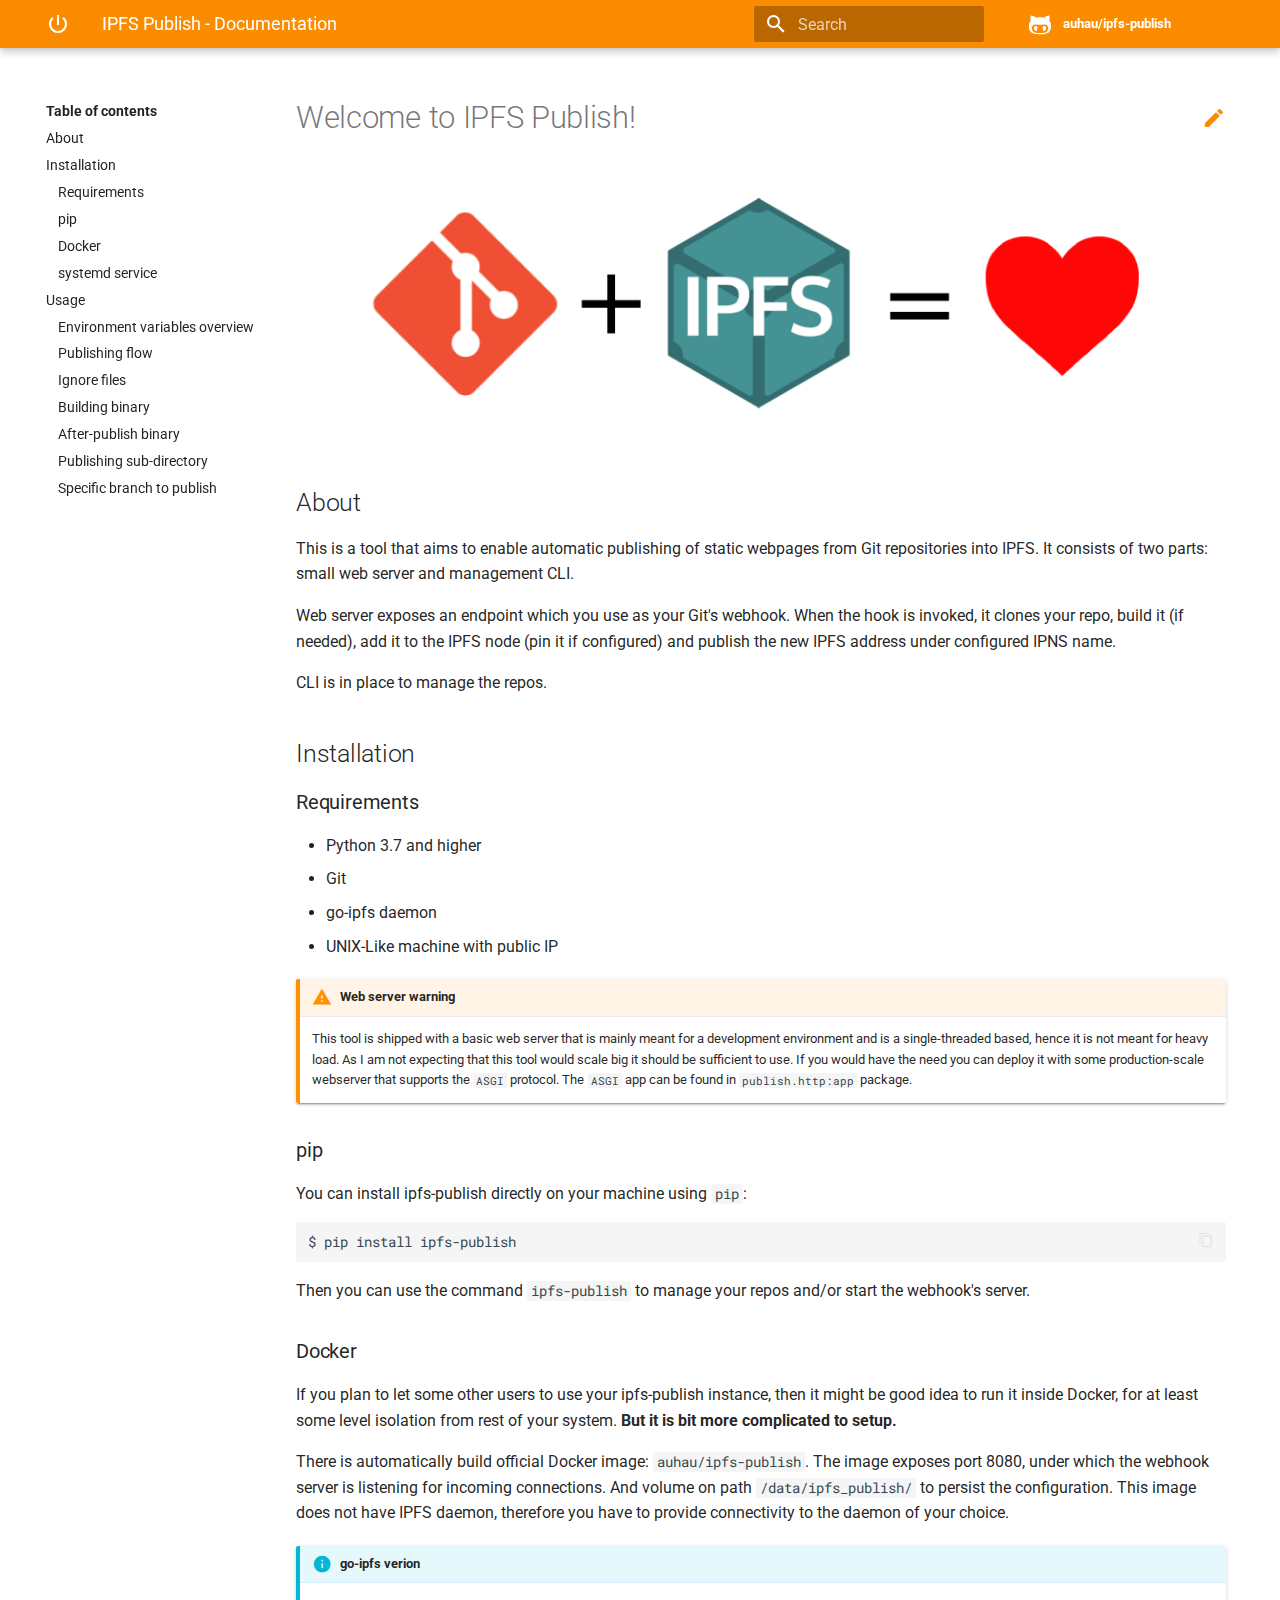
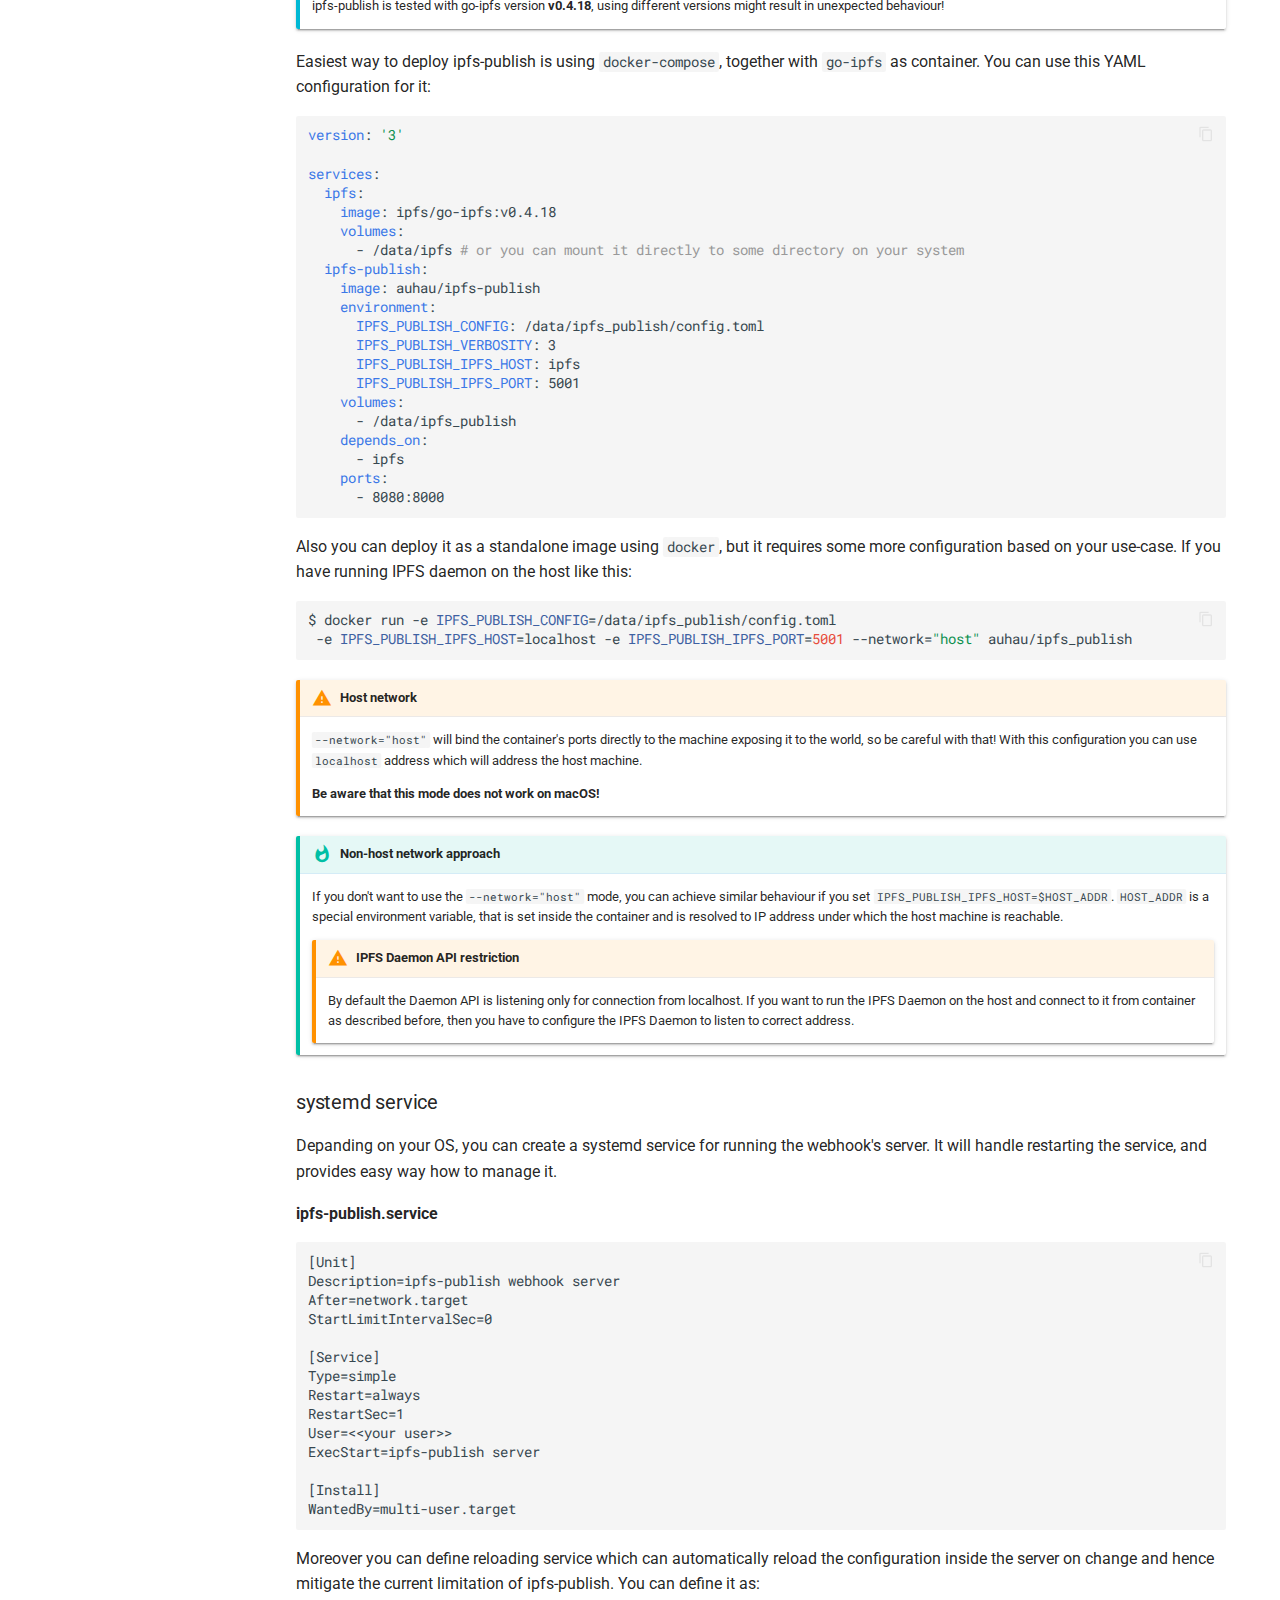
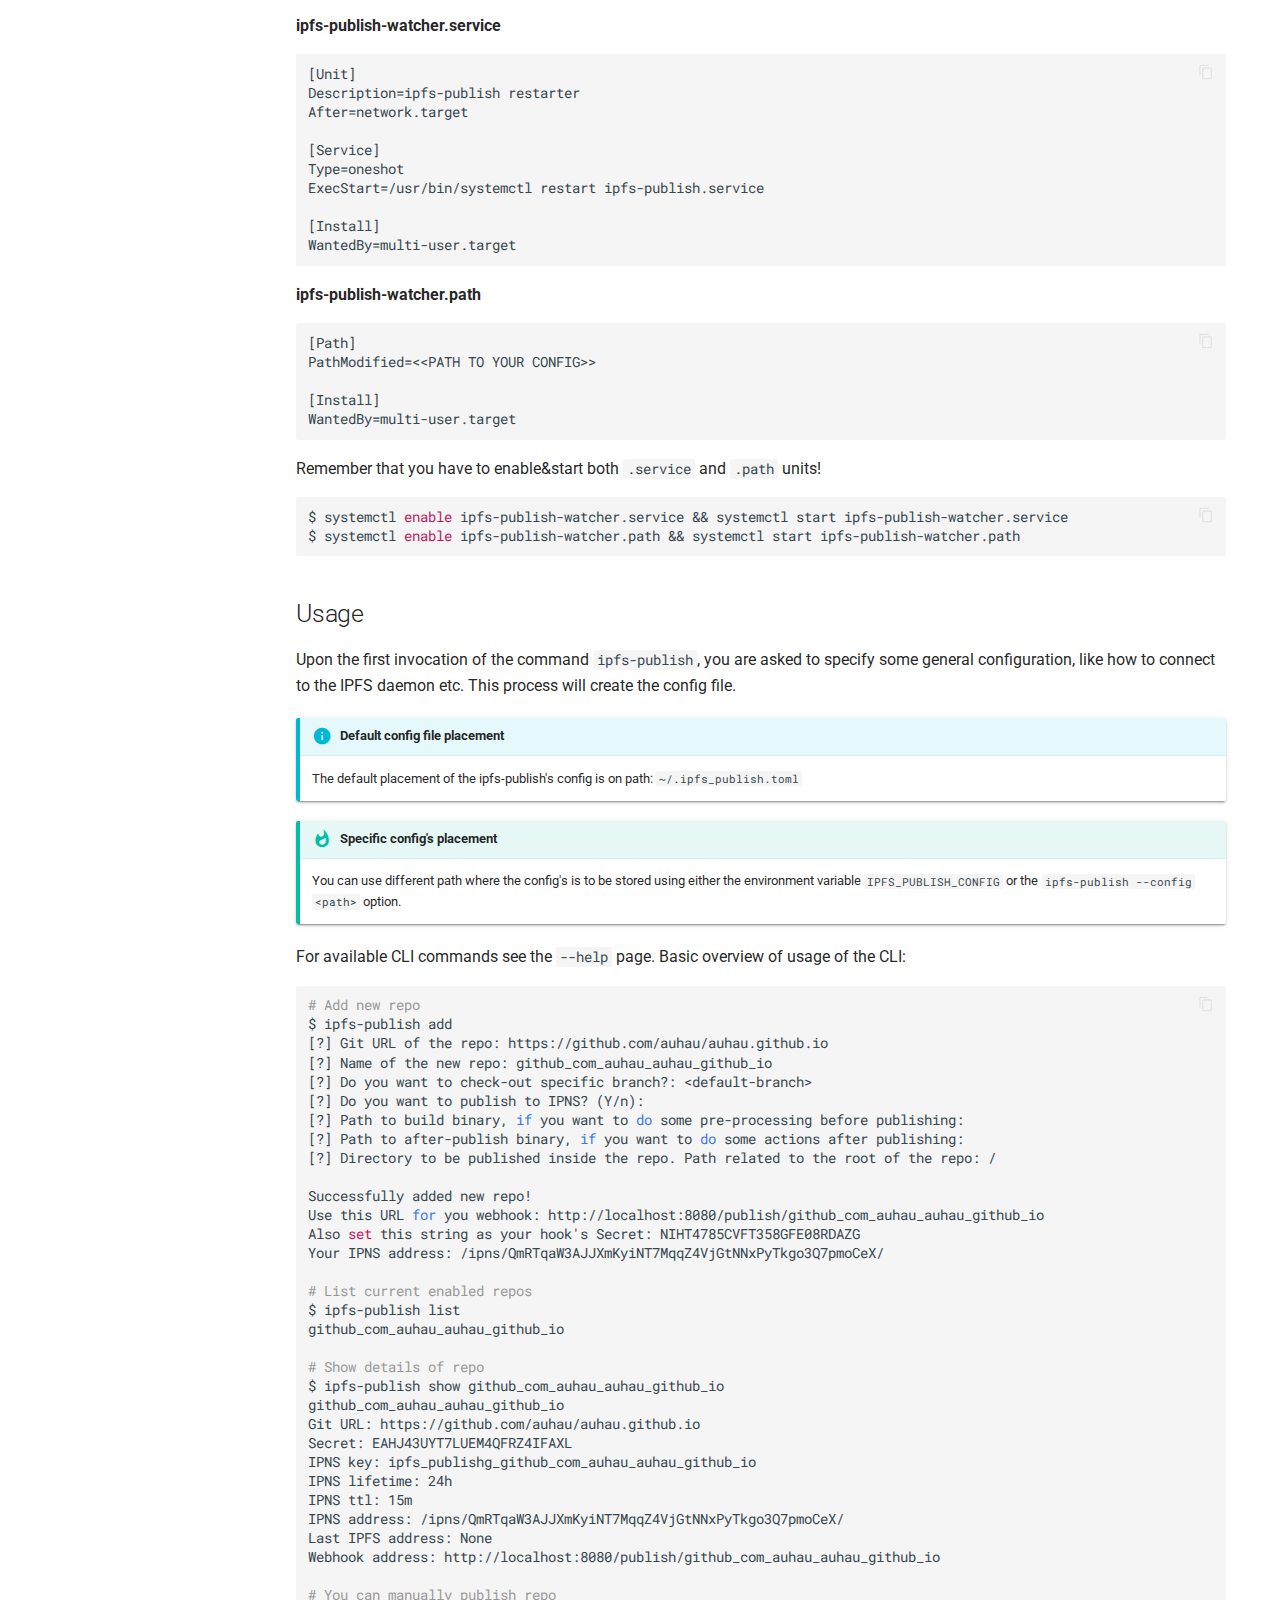
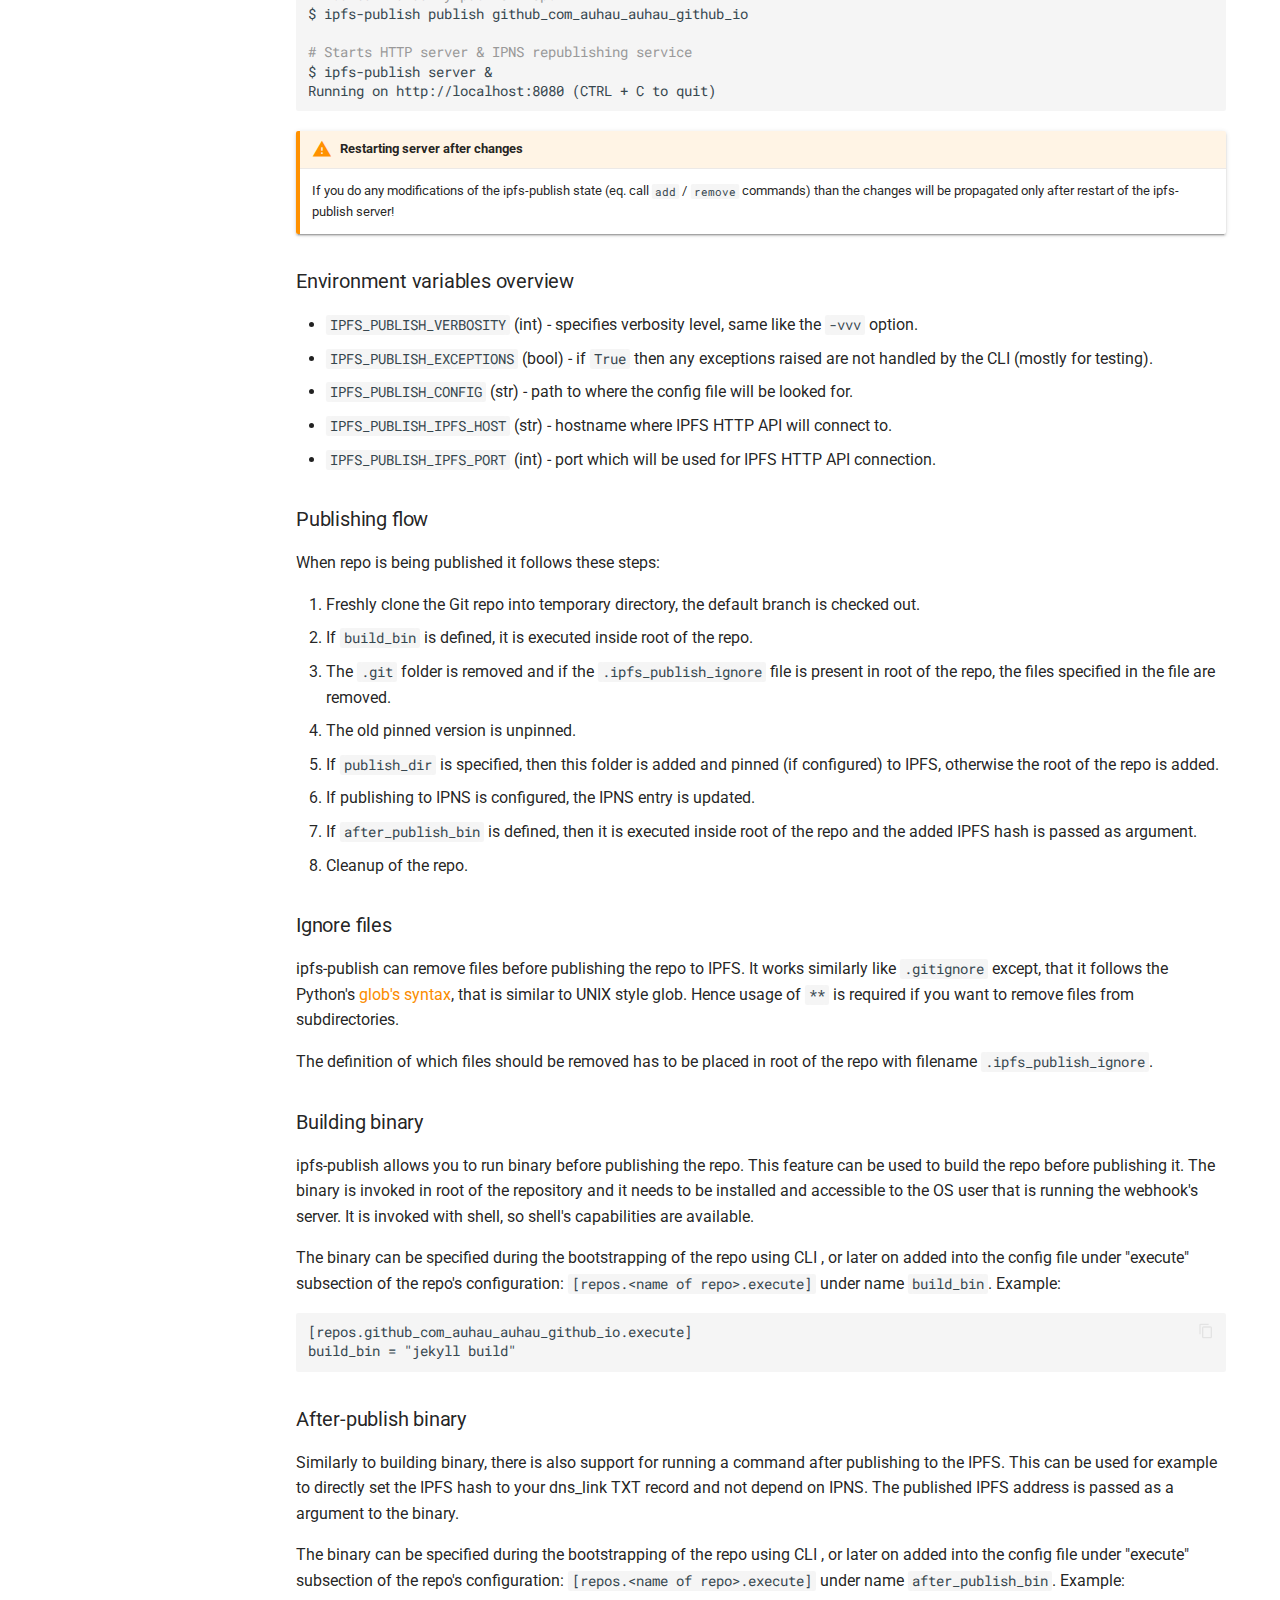
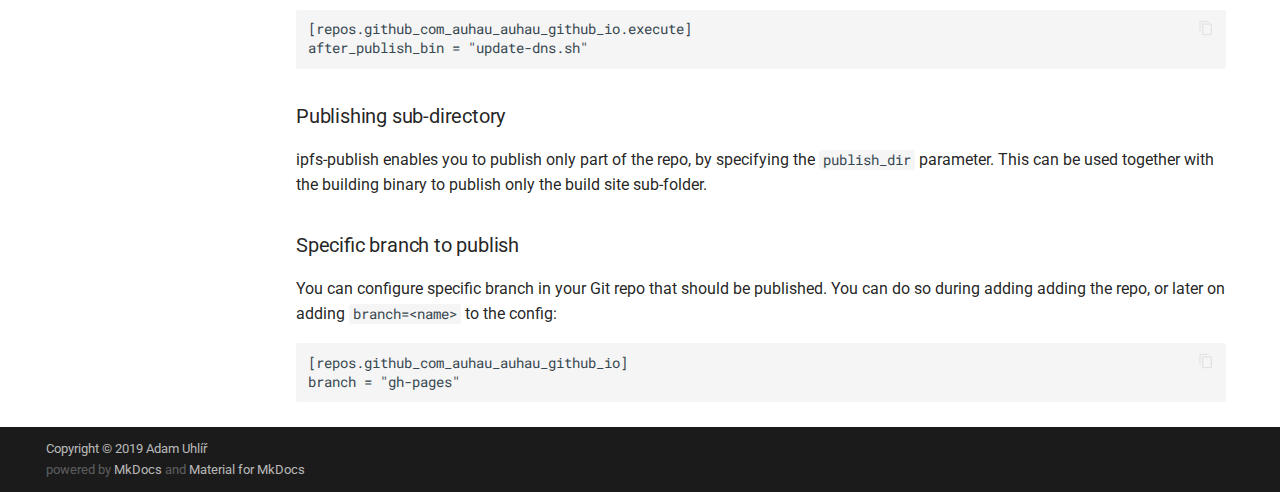
<file: index.html>
<!doctype html>
<html lang="en" class="no-js">
  <head>
    
      <meta charset="utf-8">
      <meta name="viewport" content="width=device-width,initial-scale=1">
      <meta http-equiv="x-ua-compatible" content="ie=edge">
      
        <meta name="description" content="Publish your static webpages directly from Git - automatically!">
      
      
      
        <meta name="author" content="Adam Uhlíř">
      
      
        <meta name="lang:clipboard.copy" content="Copy to clipboard">
      
        <meta name="lang:clipboard.copied" content="Copied to clipboard">
      
        <meta name="lang:search.language" content="en">
      
        <meta name="lang:search.pipeline.stopwords" content="True">
      
        <meta name="lang:search.pipeline.trimmer" content="True">
      
        <meta name="lang:search.result.none" content="No matching documents">
      
        <meta name="lang:search.result.one" content="1 matching document">
      
        <meta name="lang:search.result.other" content="# matching documents">
      
        <meta name="lang:search.tokenizer" content="[\s\-]+">
      
      <link rel="shortcut icon" href="assets/images/favicon.png">
      <meta name="generator" content="mkdocs-1.0.4, mkdocs-material-4.0.1">
    
    
      
        <title>IPFS Publish - Documentation</title>
      
    
    
      <link rel="stylesheet" href="assets/stylesheets/application.982221ab.css">
      
        <link rel="stylesheet" href="assets/stylesheets/application-palette.224b79ff.css">
      
      
        
        
        <meta name="theme-color" content="#fb8c00">
      
    
    
      <script src="assets/javascripts/modernizr.1f0bcf2b.js"></script>
    
    
      
        <link href="https://fonts.gstatic.com" rel="preconnect" crossorigin>
        <link rel="stylesheet" href="https://fonts.googleapis.com/css?family=Roboto:300,400,400i,700|Roboto+Mono">
        <style>body,input{font-family:"Roboto","Helvetica Neue",Helvetica,Arial,sans-serif}code,kbd,pre{font-family:"Roboto Mono","Courier New",Courier,monospace}</style>
      
    
    <link rel="stylesheet" href="assets/fonts/material-icons.css">
    
    
      <link rel="stylesheet" href="stylesheets/one-page.css">
    
    
      
        
<script>
  window.ga = window.ga || function() {
    (ga.q = ga.q || []).push(arguments)
  }
  ga.l = +new Date
  /* Setup integration and send page view */
  ga("create", "UA-69422360-3", "auto")
  ga("set", "anonymizeIp", true)
  ga("send", "pageview")
  /* Register handler to log search on blur */
  document.addEventListener("DOMContentLoaded", () => {
    if (document.forms.search) {
      var query = document.forms.search.query
      query.addEventListener("blur", function() {
        if (this.value) {
          var path = document.location.pathname;
          ga("send", "pageview", path + "?q=" + this.value)
        }
      })
    }
  })
</script>
<script async src="https://www.google-analytics.com/analytics.js"></script>
      
    
    
  </head>
  
    
    
    <body dir="ltr" data-md-color-primary="orange" data-md-color-accent="orange">
  
    <svg class="md-svg">
      <defs>
        
        
          <svg xmlns="http://www.w3.org/2000/svg" width="416" height="448"
    viewBox="0 0 416 448" id="__github">
  <path fill="currentColor" d="M160 304q0 10-3.125 20.5t-10.75 19-18.125
        8.5-18.125-8.5-10.75-19-3.125-20.5 3.125-20.5 10.75-19 18.125-8.5
        18.125 8.5 10.75 19 3.125 20.5zM320 304q0 10-3.125 20.5t-10.75
        19-18.125 8.5-18.125-8.5-10.75-19-3.125-20.5 3.125-20.5 10.75-19
        18.125-8.5 18.125 8.5 10.75 19 3.125 20.5zM360
        304q0-30-17.25-51t-46.75-21q-10.25 0-48.75 5.25-17.75 2.75-39.25
        2.75t-39.25-2.75q-38-5.25-48.75-5.25-29.5 0-46.75 21t-17.25 51q0 22 8
        38.375t20.25 25.75 30.5 15 35 7.375 37.25 1.75h42q20.5 0
        37.25-1.75t35-7.375 30.5-15 20.25-25.75 8-38.375zM416 260q0 51.75-15.25
        82.75-9.5 19.25-26.375 33.25t-35.25 21.5-42.5 11.875-42.875 5.5-41.75
        1.125q-19.5 0-35.5-0.75t-36.875-3.125-38.125-7.5-34.25-12.875-30.25-20.25-21.5-28.75q-15.5-30.75-15.5-82.75
        0-59.25 34-99-6.75-20.5-6.75-42.5 0-29 12.75-54.5 27 0 47.5 9.875t47.25
        30.875q36.75-8.75 77.25-8.75 37 0 70 8 26.25-20.5
        46.75-30.25t47.25-9.75q12.75 25.5 12.75 54.5 0 21.75-6.75 42 34 40 34
        99.5z" />
</svg>
        
      </defs>
    </svg>
    <input class="md-toggle" data-md-toggle="drawer" type="checkbox" id="__drawer" autocomplete="off">
    <input class="md-toggle" data-md-toggle="search" type="checkbox" id="__search" autocomplete="off">
    <label class="md-overlay" data-md-component="overlay" for="__drawer"></label>
    
      <a href="#welcome-to-ipfs-publish" tabindex="1" class="md-skip">
        Skip to content
      </a>
    
    
      <header class="md-header" data-md-component="header">
  <nav class="md-header-nav md-grid">
    <div class="md-flex">
      <div class="md-flex__cell md-flex__cell--shrink">
        <a href="." title="IPFS Publish - Documentation" class="md-header-nav__button md-logo">
          
            <i class="md-icon">power_settings_new</i>
          
        </a>
      </div>
      <div class="md-flex__cell md-flex__cell--shrink">
        <label class="md-icon md-icon--menu md-header-nav__button" for="__drawer"></label>
      </div>
      <div class="md-flex__cell md-flex__cell--stretch">
        <div class="md-flex__ellipsis md-header-nav__title" data-md-component="title">
          
            <span class="md-header-nav__topic">
              IPFS Publish - Documentation
            </span>
            <span class="md-header-nav__topic">
              Home
            </span>
          
        </div>
      </div>
      <div class="md-flex__cell md-flex__cell--shrink">
        
          <label class="md-icon md-icon--search md-header-nav__button" for="__search"></label>
          
<div class="md-search" data-md-component="search" role="dialog">
  <label class="md-search__overlay" for="__search"></label>
  <div class="md-search__inner" role="search">
    <form class="md-search__form" name="search">
      <input type="text" class="md-search__input" name="query" placeholder="Search" autocapitalize="off" autocorrect="off" autocomplete="off" spellcheck="false" data-md-component="query" data-md-state="active">
      <label class="md-icon md-search__icon" for="__search"></label>
      <button type="reset" class="md-icon md-search__icon" data-md-component="reset" tabindex="-1">
        &#xE5CD;
      </button>
    </form>
    <div class="md-search__output">
      <div class="md-search__scrollwrap" data-md-scrollfix>
        <div class="md-search-result" data-md-component="result">
          <div class="md-search-result__meta">
            Type to start searching
          </div>
          <ol class="md-search-result__list"></ol>
        </div>
      </div>
    </div>
  </div>
</div>
        
      </div>
      
        <div class="md-flex__cell md-flex__cell--shrink">
          <div class="md-header-nav__source">
            


  

<a href="https://github.com/auhau/ipfs-publish/" title="Go to repository" class="md-source" data-md-source="github">
  
    <div class="md-source__icon">
      <svg viewBox="0 0 24 24" width="24" height="24">
        <use xlink:href="#__github" width="24" height="24"></use>
      </svg>
    </div>
  
  <div class="md-source__repository">
    auhau/ipfs-publish
  </div>
</a>
          </div>
        </div>
      
    </div>
  </nav>
</header>
    
    <div class="md-container">
      
        
      
      
      <main class="md-main">
        <div class="md-main__inner md-grid" data-md-component="container">
          
            
              <div class="md-sidebar md-sidebar--primary" data-md-component="navigation">
                <div class="md-sidebar__scrollwrap">
                  <div class="md-sidebar__inner">
                    <nav class="md-nav md-nav--primary" data-md-level="0">
  <label class="md-nav__title md-nav__title--site" for="__drawer">
    <a href="." title="IPFS Publish - Documentation" class="md-nav__button md-logo">
      
        <i class="md-icon">power_settings_new</i>
      
    </a>
    IPFS Publish - Documentation
  </label>
  
    <div class="md-nav__source">
      


  

<a href="https://github.com/auhau/ipfs-publish/" title="Go to repository" class="md-source" data-md-source="github">
  
    <div class="md-source__icon">
      <svg viewBox="0 0 24 24" width="24" height="24">
        <use xlink:href="#__github" width="24" height="24"></use>
      </svg>
    </div>
  
  <div class="md-source__repository">
    auhau/ipfs-publish
  </div>
</a>
    </div>
  
  <ul class="md-nav__list" data-md-scrollfix>
    
      
      
      

  


  <li class="md-nav__item md-nav__item--active">
    
    <input class="md-toggle md-nav__toggle" data-md-toggle="toc" type="checkbox" id="__toc">
    
      
    
    
      <label class="md-nav__link md-nav__link--active" for="__toc">
        Home
      </label>
    
    <a href="." title="Home" class="md-nav__link md-nav__link--active">
      Home
    </a>
    
      
<nav class="md-nav md-nav--secondary">
  
  
    
  
  
    <label class="md-nav__title" for="__toc">Table of contents</label>
    <ul class="md-nav__list" data-md-scrollfix>
      
        <li class="md-nav__item">
  <a href="#about" title="About" class="md-nav__link">
    About
  </a>
  
</li>
      
        <li class="md-nav__item">
  <a href="#installation" title="Installation" class="md-nav__link">
    Installation
  </a>
  
    <nav class="md-nav">
      <ul class="md-nav__list">
        
          <li class="md-nav__item">
  <a href="#requirements" title="Requirements" class="md-nav__link">
    Requirements
  </a>
  
</li>
        
          <li class="md-nav__item">
  <a href="#pip" title="pip" class="md-nav__link">
    pip
  </a>
  
</li>
        
          <li class="md-nav__item">
  <a href="#docker" title="Docker" class="md-nav__link">
    Docker
  </a>
  
</li>
        
          <li class="md-nav__item">
  <a href="#systemd-service" title="systemd service" class="md-nav__link">
    systemd service
  </a>
  
</li>
        
      </ul>
    </nav>
  
</li>
      
        <li class="md-nav__item">
  <a href="#usage" title="Usage" class="md-nav__link">
    Usage
  </a>
  
    <nav class="md-nav">
      <ul class="md-nav__list">
        
          <li class="md-nav__item">
  <a href="#environment-variables-overview" title="Environment variables overview" class="md-nav__link">
    Environment variables overview
  </a>
  
</li>
        
          <li class="md-nav__item">
  <a href="#publishing-flow" title="Publishing flow" class="md-nav__link">
    Publishing flow
  </a>
  
</li>
        
          <li class="md-nav__item">
  <a href="#ignore-files" title="Ignore files" class="md-nav__link">
    Ignore files
  </a>
  
</li>
        
          <li class="md-nav__item">
  <a href="#building-binary" title="Building binary" class="md-nav__link">
    Building binary
  </a>
  
</li>
        
          <li class="md-nav__item">
  <a href="#after-publish-binary" title="After-publish binary" class="md-nav__link">
    After-publish binary
  </a>
  
</li>
        
          <li class="md-nav__item">
  <a href="#publishing-sub-directory" title="Publishing sub-directory" class="md-nav__link">
    Publishing sub-directory
  </a>
  
</li>
        
          <li class="md-nav__item">
  <a href="#specific-branch-to-publish" title="Specific branch to publish" class="md-nav__link">
    Specific branch to publish
  </a>
  
</li>
        
      </ul>
    </nav>
  
</li>
      
      
      
      
      
    </ul>
  
</nav>
    
  </li>

    
  </ul>
</nav>
                  </div>
                </div>
              </div>
            
            
              <div class="md-sidebar md-sidebar--secondary" data-md-component="toc">
                <div class="md-sidebar__scrollwrap">
                  <div class="md-sidebar__inner">
                    
<nav class="md-nav md-nav--secondary">
  
  
    
  
  
    <label class="md-nav__title" for="__toc">Table of contents</label>
    <ul class="md-nav__list" data-md-scrollfix>
      
        <li class="md-nav__item">
  <a href="#about" title="About" class="md-nav__link">
    About
  </a>
  
</li>
      
        <li class="md-nav__item">
  <a href="#installation" title="Installation" class="md-nav__link">
    Installation
  </a>
  
    <nav class="md-nav">
      <ul class="md-nav__list">
        
          <li class="md-nav__item">
  <a href="#requirements" title="Requirements" class="md-nav__link">
    Requirements
  </a>
  
</li>
        
          <li class="md-nav__item">
  <a href="#pip" title="pip" class="md-nav__link">
    pip
  </a>
  
</li>
        
          <li class="md-nav__item">
  <a href="#docker" title="Docker" class="md-nav__link">
    Docker
  </a>
  
</li>
        
          <li class="md-nav__item">
  <a href="#systemd-service" title="systemd service" class="md-nav__link">
    systemd service
  </a>
  
</li>
        
      </ul>
    </nav>
  
</li>
      
        <li class="md-nav__item">
  <a href="#usage" title="Usage" class="md-nav__link">
    Usage
  </a>
  
    <nav class="md-nav">
      <ul class="md-nav__list">
        
          <li class="md-nav__item">
  <a href="#environment-variables-overview" title="Environment variables overview" class="md-nav__link">
    Environment variables overview
  </a>
  
</li>
        
          <li class="md-nav__item">
  <a href="#publishing-flow" title="Publishing flow" class="md-nav__link">
    Publishing flow
  </a>
  
</li>
        
          <li class="md-nav__item">
  <a href="#ignore-files" title="Ignore files" class="md-nav__link">
    Ignore files
  </a>
  
</li>
        
          <li class="md-nav__item">
  <a href="#building-binary" title="Building binary" class="md-nav__link">
    Building binary
  </a>
  
</li>
        
          <li class="md-nav__item">
  <a href="#after-publish-binary" title="After-publish binary" class="md-nav__link">
    After-publish binary
  </a>
  
</li>
        
          <li class="md-nav__item">
  <a href="#publishing-sub-directory" title="Publishing sub-directory" class="md-nav__link">
    Publishing sub-directory
  </a>
  
</li>
        
          <li class="md-nav__item">
  <a href="#specific-branch-to-publish" title="Specific branch to publish" class="md-nav__link">
    Specific branch to publish
  </a>
  
</li>
        
      </ul>
    </nav>
  
</li>
      
      
      
      
      
    </ul>
  
</nav>
                  </div>
                </div>
              </div>
            
          
          <div class="md-content">
            <article class="md-content__inner md-typeset">
              
                
                  <a href="https://github.com/auhau/ipfs-publish/edit/master/docs/index.md" title="Edit this page" class="md-icon md-content__icon">&#xE3C9;</a>
                
                
                <h1 id="welcome-to-ipfs-publish">Welcome to IPFS Publish!<a class="headerlink" href="#welcome-to-ipfs-publish" title="Permanent link">&para;</a></h1>
<p><img alt="Git+IPFS=Love" src="assets/love.png" /></p>
<h2 id="about">About<a class="headerlink" href="#about" title="Permanent link">&para;</a></h2>
<p>This is a tool that aims to enable automatic publishing of static webpages from Git repositories into IPFS. 
It consists of two parts: small web server and management CLI.</p>
<p>Web server exposes an endpoint which you use as your Git's webhook. When the hook is invoked, it clones
your repo, build it (if needed), add it to the IPFS node (pin it if configured) and publish the new IPFS address
under configured IPNS name.</p>
<p>CLI is in place to manage the repos.</p>
<h2 id="installation">Installation<a class="headerlink" href="#installation" title="Permanent link">&para;</a></h2>
<h3 id="requirements">Requirements<a class="headerlink" href="#requirements" title="Permanent link">&para;</a></h3>
<ul>
<li>Python 3.7 and higher</li>
<li>Git</li>
<li>go-ipfs daemon</li>
<li>UNIX-Like machine with public IP</li>
</ul>
<div class="admonition warning">
<p class="admonition-title">Web server warning</p>
<p>This tool is shipped with a basic web server that is mainly meant for a development environment 
and is a single-threaded based, hence it is not meant for heavy load. As I am not expecting 
that this tool would scale big it should be sufficient to use. If you would have the need you can 
deploy it with some production-scale webserver that supports the <code>ASGI</code> protocol. The <code>ASGI</code> app
can be found in <code>publish.http:app</code> package.</p>
</div>
<h3 id="pip">pip<a class="headerlink" href="#pip" title="Permanent link">&para;</a></h3>
<p>You can install ipfs-publish directly on your machine using <code>pip</code>:</p>
<div class="codehilite"><pre><span></span>$ pip install ipfs-publish
</pre></div>

<p>Then you can use the command <code>ipfs-publish</code> to manage your repos and/or start the webhook's server.</p>
<h3 id="docker">Docker<a class="headerlink" href="#docker" title="Permanent link">&para;</a></h3>
<p>If you plan to let some other users to use your ipfs-publish instance, then it might be good idea to run it inside
Docker, for at least some level isolation from rest of your system. <strong>But it is bit more complicated to setup.</strong></p>
<p>There is automatically build official Docker image: <code>auhau/ipfs-publish</code>. The image exposes port 8080, under which the 
webhook server is listening for incoming connections. And volume on path <code>/data/ipfs_publish/</code> to persist the configuration. 
This image does not have IPFS daemon, therefore you have to provide connectivity to the daemon of your choice. </p>
<div class="admonition info">
<p class="admonition-title">go-ipfs verion</p>
<p>ipfs-publish is tested with go-ipfs version <strong>v0.4.18</strong>, using different versions might result in unexpected behaviour!</p>
</div>
<p>Easiest way to deploy ipfs-publish is using <code>docker-compose</code>, together with <code>go-ipfs</code> as container. 
You can use this YAML configuration for it:</p>
<div class="codehilite"><pre><span></span><span class="nt">version</span><span class="p">:</span> <span class="s">&#39;3&#39;</span>

<span class="nt">services</span><span class="p">:</span>
  <span class="nt">ipfs</span><span class="p">:</span>
    <span class="nt">image</span><span class="p">:</span> <span class="l l-Scalar l-Scalar-Plain">ipfs/go-ipfs:v0.4.18</span>
    <span class="nt">volumes</span><span class="p">:</span>
      <span class="p p-Indicator">-</span> <span class="l l-Scalar l-Scalar-Plain">/data/ipfs</span> <span class="c1"># or you can mount it directly to some directory on your system</span>
  <span class="nt">ipfs-publish</span><span class="p">:</span>
    <span class="nt">image</span><span class="p">:</span> <span class="l l-Scalar l-Scalar-Plain">auhau/ipfs-publish</span>
    <span class="nt">environment</span><span class="p">:</span>
      <span class="nt">IPFS_PUBLISH_CONFIG</span><span class="p">:</span> <span class="l l-Scalar l-Scalar-Plain">/data/ipfs_publish/config.toml</span>
      <span class="nt">IPFS_PUBLISH_VERBOSITY</span><span class="p">:</span> <span class="l l-Scalar l-Scalar-Plain">3</span>
      <span class="nt">IPFS_PUBLISH_IPFS_HOST</span><span class="p">:</span> <span class="l l-Scalar l-Scalar-Plain">ipfs</span>
      <span class="nt">IPFS_PUBLISH_IPFS_PORT</span><span class="p">:</span> <span class="l l-Scalar l-Scalar-Plain">5001</span>
    <span class="nt">volumes</span><span class="p">:</span>
      <span class="p p-Indicator">-</span> <span class="l l-Scalar l-Scalar-Plain">/data/ipfs_publish</span>
    <span class="nt">depends_on</span><span class="p">:</span>
      <span class="p p-Indicator">-</span> <span class="l l-Scalar l-Scalar-Plain">ipfs</span>
    <span class="nt">ports</span><span class="p">:</span>
      <span class="p p-Indicator">-</span> <span class="l l-Scalar l-Scalar-Plain">8080:8000</span>
</pre></div>

<p>Also you can deploy it as a standalone image using <code>docker</code>, but it requires some more configuration based on your use-case. 
If you have running IPFS daemon on the host like this:</p>
<div class="codehilite"><pre><span></span>$ docker run -e <span class="nv">IPFS_PUBLISH_CONFIG</span><span class="o">=</span>/data/ipfs_publish/config.toml
 -e <span class="nv">IPFS_PUBLISH_IPFS_HOST</span><span class="o">=</span>localhost -e <span class="nv">IPFS_PUBLISH_IPFS_PORT</span><span class="o">=</span><span class="m">5001</span> --network<span class="o">=</span><span class="s2">&quot;host&quot;</span> auhau/ipfs_publish
</pre></div>

<div class="admonition warning">
<p class="admonition-title">Host network</p>
<p><code>--network="host"</code> will bind the container's ports directly to the machine exposing it to the world, so be careful
with that! With this configuration you can use <code>localhost</code> address which will address the host machine.</p>
<p><strong>Be aware that this mode does not work on macOS!</strong></p>
</div>
<div class="admonition tip">
<p class="admonition-title">Non-host network approach</p>
<p>If you don't want to use the <code>--network="host"</code> mode, you can achieve similar behaviour if you set 
<code>IPFS_PUBLISH_IPFS_HOST=$HOST_ADDR</code>. <code>HOST_ADDR</code> is a special environment variable, that
is set inside the container and is resolved to IP address under which the host machine is reachable.</p>
<div class="admonition warning">
<p class="admonition-title">IPFS Daemon API restriction</p>
<p>By default the Daemon API is listening only for connection from localhost. If you want to run the IPFS Daemon
on the host and connect to it from container as described before, then you have to configure the IPFS Daemon 
to listen to correct address. </p>
</div>
</div>
<h3 id="systemd-service">systemd service<a class="headerlink" href="#systemd-service" title="Permanent link">&para;</a></h3>
<p>Depanding on your OS, you can create a systemd service for running the webhook's server. It will handle restarting
the service, and provides easy way how to manage it.</p>
<p><strong>ipfs-publish.service</strong></p>
<div class="codehilite"><pre><span></span>[Unit]
Description=ipfs-publish webhook server
After=network.target
StartLimitIntervalSec=0

[Service]
Type=simple
Restart=always
RestartSec=1
User=&lt;&lt;your user&gt;&gt;
ExecStart=ipfs-publish server

[Install]
WantedBy=multi-user.target
</pre></div>

<p>Moreover you can define reloading service which can automatically reload the configuration inside the server on change
and hence mitigate the current limitation of ipfs-publish. You can define it as:</p>
<p><strong>ipfs-publish-watcher.service</strong>
<div class="codehilite"><pre><span></span>[Unit]
Description=ipfs-publish restarter
After=network.target

[Service]
Type=oneshot
ExecStart=/usr/bin/systemctl restart ipfs-publish.service

[Install]
WantedBy=multi-user.target
</pre></div></p>
<p><strong>ipfs-publish-watcher.path</strong>
<div class="codehilite"><pre><span></span>[Path]
PathModified=&lt;&lt;PATH TO YOUR CONFIG&gt;&gt;

[Install]
WantedBy=multi-user.target
</pre></div></p>
<p>Remember that you have to enable&amp;start both <code>.service</code> and <code>.path</code> units!</p>
<div class="codehilite"><pre><span></span>$ systemctl <span class="nb">enable</span> ipfs-publish-watcher.service <span class="o">&amp;&amp;</span> systemctl start ipfs-publish-watcher.service
$ systemctl <span class="nb">enable</span> ipfs-publish-watcher.path <span class="o">&amp;&amp;</span> systemctl start ipfs-publish-watcher.path
</pre></div>

<h2 id="usage">Usage<a class="headerlink" href="#usage" title="Permanent link">&para;</a></h2>
<p>Upon the first invocation of the command <code>ipfs-publish</code>, you are asked to specify some general configuration, like
how to connect to the IPFS daemon etc. This process will create the config file. </p>
<div class="admonition info">
<p class="admonition-title">Default config file placement</p>
<p>The default placement of the ipfs-publish's config is on path: <code>~/.ipfs_publish.toml</code></p>
</div>
<div class="admonition tip">
<p class="admonition-title">Specific config's placement</p>
<p>You can use different path where the config's is to be stored using either the environment variable <code>IPFS_PUBLISH_CONFIG</code>
or the <code>ipfs-publish --config &lt;path&gt;</code> option.</p>
</div>
<p>For available CLI commands see the <code>--help</code> page. Basic overview of usage of the CLI:</p>
<div class="codehilite"><pre><span></span><span class="c1"># Add new repo</span>
$ ipfs-publish add
<span class="o">[</span>?<span class="o">]</span> Git URL of the repo: https://github.com/auhau/auhau.github.io
<span class="o">[</span>?<span class="o">]</span> Name of the new repo: github_com_auhau_auhau_github_io
<span class="o">[</span>?<span class="o">]</span> Do you want to check-out specific branch?: &lt;default-branch&gt;
<span class="o">[</span>?<span class="o">]</span> Do you want to publish to IPNS? <span class="o">(</span>Y/n<span class="o">)</span>:
<span class="o">[</span>?<span class="o">]</span> Path to build binary, <span class="k">if</span> you want to <span class="k">do</span> some pre-processing before publishing:
<span class="o">[</span>?<span class="o">]</span> Path to after-publish binary, <span class="k">if</span> you want to <span class="k">do</span> some actions after publishing:
<span class="o">[</span>?<span class="o">]</span> Directory to be published inside the repo. Path related to the root of the repo: /

Successfully added new repo!
Use this URL <span class="k">for</span> you webhook: http://localhost:8080/publish/github_com_auhau_auhau_github_io
Also <span class="nb">set</span> this string as your hook<span class="err">&#39;</span>s Secret: NIHT4785CVFT358GFE08RDAZG
Your IPNS address: /ipns/QmRTqaW3AJJXmKyiNT7MqqZ4VjGtNNxPyTkgo3Q7pmoCeX/

<span class="c1"># List current enabled repos</span>
$ ipfs-publish list
github_com_auhau_auhau_github_io

<span class="c1"># Show details of repo</span>
$ ipfs-publish show github_com_auhau_auhau_github_io
github_com_auhau_auhau_github_io
Git URL: https://github.com/auhau/auhau.github.io
Secret: EAHJ43UYT7LUEM4QFRZ4IFAXL
IPNS key: ipfs_publishg_github_com_auhau_auhau_github_io
IPNS lifetime: 24h
IPNS ttl: 15m
IPNS address: /ipns/QmRTqaW3AJJXmKyiNT7MqqZ4VjGtNNxPyTkgo3Q7pmoCeX/
Last IPFS address: None
Webhook address: http://localhost:8080/publish/github_com_auhau_auhau_github_io

<span class="c1"># You can manually publish repo</span>
$ ipfs-publish publish github_com_auhau_auhau_github_io

<span class="c1"># Starts HTTP server &amp; IPNS republishing service</span>
$ ipfs-publish server <span class="p">&amp;</span>
Running on http://localhost:8080 <span class="o">(</span>CTRL + C to quit<span class="o">)</span>
</pre></div>

<div class="admonition warning">
<p class="admonition-title">Restarting server after changes</p>
<p>If you do any modifications of the ipfs-publish state (eq. call <code>add</code> / <code>remove</code> commands) than
the changes will be propagated only after restart of the ipfs-publish server!</p>
</div>
<h3 id="environment-variables-overview">Environment variables overview<a class="headerlink" href="#environment-variables-overview" title="Permanent link">&para;</a></h3>
<ul>
<li><code>IPFS_PUBLISH_VERBOSITY</code> (int) - specifies verbosity level, same like the <code>-vvv</code> option.</li>
<li><code>IPFS_PUBLISH_EXCEPTIONS</code> (bool) - if <code>True</code> then any exceptions raised are not handled by the CLI (mostly for testing).</li>
<li><code>IPFS_PUBLISH_CONFIG</code> (str) - path to where the config file will be looked for.</li>
<li><code>IPFS_PUBLISH_IPFS_HOST</code> (str) - hostname where IPFS HTTP API will connect to.</li>
<li><code>IPFS_PUBLISH_IPFS_PORT</code> (int) - port which will be used for IPFS HTTP API connection.</li>
</ul>
<h3 id="publishing-flow">Publishing flow<a class="headerlink" href="#publishing-flow" title="Permanent link">&para;</a></h3>
<p>When repo is being published it follows these steps:</p>
<ol>
<li>Freshly clone the Git repo into temporary directory, the default branch is checked out.</li>
<li>If <code>build_bin</code> is defined, it is executed inside root of the repo.</li>
<li>The <code>.git</code> folder is removed and if the <code>.ipfs_publish_ignore</code> file is present in root of the repo, the files 
specified in the file are removed.</li>
<li>The old pinned version is unpinned.</li>
<li>If <code>publish_dir</code> is specified, then this folder is added and pinned (if configured) to IPFS, otherwise the root of the repo is added.</li>
<li>If publishing to IPNS is configured, the IPNS entry is updated.</li>
<li>If <code>after_publish_bin</code> is defined, then it is executed inside root of the repo and the added IPFS hash is passed as argument.</li>
<li>Cleanup of the repo.</li>
</ol>
<h3 id="ignore-files">Ignore files<a class="headerlink" href="#ignore-files" title="Permanent link">&para;</a></h3>
<p>ipfs-publish can remove files before publishing the repo to IPFS. It works similarly like <code>.gitignore</code> except, that it
follows the Python's <a href="https://docs.python.org/3/library/glob.html">glob's syntax</a>, that is similar to UNIX style glob.
Hence usage of <code>**</code> is required if you want to remove files from subdirectories.</p>
<p>The definition of which files should be removed has to be placed in root of the repo with filename <code>.ipfs_publish_ignore</code>.</p>
<h3 id="building-binary">Building binary<a class="headerlink" href="#building-binary" title="Permanent link">&para;</a></h3>
<p>ipfs-publish allows you to run binary before publishing the repo. This feature can be used to build the repo before publishing it.
The binary is invoked in root of the repository and it needs to be installed and accessible to the OS user that is running
the webhook's server. It is invoked with shell, so shell's capabilities are available.</p>
<p>The binary can be specified during the bootstrapping of the repo using CLI , or later on added into the config file under "execute" subsection
of the repo's configuration: <code>[repos.&lt;name of repo&gt;.execute]</code> under name <code>build_bin</code>. Example:</p>
<div class="codehilite"><pre><span></span>[repos.github_com_auhau_auhau_github_io.execute]
build_bin = &quot;jekyll build&quot;
</pre></div>

<h3 id="after-publish-binary">After-publish binary<a class="headerlink" href="#after-publish-binary" title="Permanent link">&para;</a></h3>
<p>Similarly to building binary, there is also support for running a command after publishing to the IPFS. This can be
used for example to directly set the IPFS hash to your dns_link TXT record and not depend on IPNS. The published
IPFS address is passed as a argument to the binary.</p>
<p>The binary can be specified during the bootstrapping of the repo using CLI , or later on added into the config file under "execute" subsection
of the repo's configuration: <code>[repos.&lt;name of repo&gt;.execute]</code> under name <code>after_publish_bin</code>. Example:</p>
<div class="codehilite"><pre><span></span>[repos.github_com_auhau_auhau_github_io.execute]
after_publish_bin = &quot;update-dns.sh&quot;
</pre></div>

<h3 id="publishing-sub-directory">Publishing sub-directory<a class="headerlink" href="#publishing-sub-directory" title="Permanent link">&para;</a></h3>
<p>ipfs-publish enables you to publish only part of the repo, by specifying the <code>publish_dir</code> parameter. This can be used
together with the building binary to publish only the build site sub-folder.</p>
<h3 id="specific-branch-to-publish">Specific branch to publish<a class="headerlink" href="#specific-branch-to-publish" title="Permanent link">&para;</a></h3>
<p>You can configure specific branch in your Git repo that should be published. You can do so during adding adding the 
repo, or later on adding <code>branch=&lt;name&gt;</code> to the config:</p>
<div class="codehilite"><pre><span></span>[repos.github_com_auhau_auhau_github_io]
branch = &quot;gh-pages&quot;
</pre></div>
                
                  
                
              
              
                


              
            </article>
          </div>
        </div>
      </main>
      
        
<footer class="md-footer">
  
  <div class="md-footer-meta md-typeset">
    <div class="md-footer-meta__inner md-grid">
      <div class="md-footer-copyright">
        
          <div class="md-footer-copyright__highlight">
            Copyright &copy; 2019 <a href="https://www.adam-uhlir.me">Adam Uhlíř</a>
          </div>
        
        powered by
        <a href="https://www.mkdocs.org">MkDocs</a>
        and
        <a href="https://squidfunk.github.io/mkdocs-material/">
          Material for MkDocs</a>
      </div>
      
    </div>
  </div>
</footer>
      
    </div>
    
      <script src="assets/javascripts/application.b806dc00.js"></script>
      
      <script>app.initialize({version:"1.0.4",url:{base:"."}})</script>
      
    
  </body>
</html>
</file>
<file: assets/stylesheets/application.982221ab.css>
@charset "UTF-8";html{box-sizing:border-box}*,:after,:before{box-sizing:inherit}html{-webkit-text-size-adjust:none;-moz-text-size-adjust:none;-ms-text-size-adjust:none;text-size-adjust:none}body{margin:0}hr{overflow:visible;box-sizing:content-box}a{-webkit-text-decoration-skip:objects}a,button,input,label{-webkit-tap-highlight-color:transparent}a{color:inherit;text-decoration:none}small,sub,sup{font-size:80%}sub,sup{position:relative;line-height:0;vertical-align:baseline}sub{bottom:-.25em}sup{top:-.5em}img{border-style:none}table{border-collapse:separate;border-spacing:0}td,th{font-weight:400;vertical-align:top}button{margin:0;padding:0;border:0;outline-style:none;background:transparent;font-size:inherit}input{border:0;outline:0}.md-clipboard:before,.md-icon,.md-nav__button,.md-nav__link:after,.md-nav__title:before,.md-search-result__article--document:before,.md-source-file:before,.md-typeset .admonition>.admonition-title:before,.md-typeset .admonition>summary:before,.md-typeset .critic.comment:before,.md-typeset .footnote-backref,.md-typeset .task-list-control .task-list-indicator:before,.md-typeset details>.admonition-title:before,.md-typeset details>summary:before,.md-typeset summary:after{font-family:Material Icons;font-style:normal;font-variant:normal;font-weight:400;line-height:1;text-transform:none;white-space:nowrap;speak:none;word-wrap:normal;direction:ltr}.md-content__icon,.md-footer-nav__button,.md-header-nav__button,.md-nav__button,.md-nav__title:before,.md-search-result__article--document:before{display:inline-block;margin:.2rem;padding:.4rem;font-size:1.2rem;cursor:pointer}.md-icon--arrow-back:before{content:""}.md-icon--arrow-forward:before{content:""}.md-icon--menu:before{content:""}.md-icon--search:before{content:""}[dir=rtl] .md-icon--arrow-back:before{content:""}[dir=rtl] .md-icon--arrow-forward:before{content:""}body{-webkit-font-smoothing:antialiased;-moz-osx-font-smoothing:grayscale}body,input{color:rgba(0,0,0,.87);-webkit-font-feature-settings:"kern","liga";font-feature-settings:"kern","liga";font-family:Helvetica Neue,Helvetica,Arial,sans-serif}code,kbd,pre{color:rgba(0,0,0,.87);-webkit-font-feature-settings:"kern";font-feature-settings:"kern";font-family:Courier New,Courier,monospace}.md-typeset{font-size:.8rem;line-height:1.6;-webkit-print-color-adjust:exact}.md-typeset blockquote,.md-typeset ol,.md-typeset p,.md-typeset ul{margin:1em 0}.md-typeset h1{margin:0 0 2rem;color:rgba(0,0,0,.54);font-size:1.5625rem;line-height:1.3}.md-typeset h1,.md-typeset h2{font-weight:300;letter-spacing:-.01em}.md-typeset h2{margin:2rem 0 .8rem;font-size:1.25rem;line-height:1.4}.md-typeset h3{margin:1.6rem 0 .8rem;font-size:1rem;font-weight:400;letter-spacing:-.01em;line-height:1.5}.md-typeset h2+h3{margin-top:.8rem}.md-typeset h4{font-size:.8rem}.md-typeset h4,.md-typeset h5,.md-typeset h6{margin:.8rem 0;font-weight:700;letter-spacing:-.01em}.md-typeset h5,.md-typeset h6{color:rgba(0,0,0,.54);font-size:.64rem}.md-typeset h5{text-transform:uppercase}.md-typeset hr{margin:1.5em 0;border-bottom:.05rem dotted rgba(0,0,0,.26)}.md-typeset a{color:#3f51b5;word-break:break-word}.md-typeset a,.md-typeset a:before{transition:color .125s}.md-typeset a:active,.md-typeset a:hover{color:#536dfe}.md-typeset code,.md-typeset pre{background-color:hsla(0,0%,92.5%,.5);color:#37474f;font-size:85%;direction:ltr}.md-typeset code{margin:0 .29412em;padding:.07353em 0;border-radius:.1rem;box-shadow:.29412em 0 0 hsla(0,0%,92.5%,.5),-.29412em 0 0 hsla(0,0%,92.5%,.5);word-break:break-word;-webkit-box-decoration-break:clone;box-decoration-break:clone}.md-typeset h1 code,.md-typeset h2 code,.md-typeset h3 code,.md-typeset h4 code,.md-typeset h5 code,.md-typeset h6 code{margin:0;background-color:transparent;box-shadow:none}.md-typeset a>code{margin:inherit;padding:inherit;border-radius:none;background-color:inherit;color:inherit;box-shadow:none}.md-typeset pre{position:relative;margin:1em 0;border-radius:.1rem;line-height:1.4;-webkit-overflow-scrolling:touch}.md-typeset pre>code{display:block;margin:0;padding:.525rem .6rem;background-color:transparent;font-size:inherit;box-shadow:none;-webkit-box-decoration-break:none;box-decoration-break:none;overflow:auto}.md-typeset pre>code::-webkit-scrollbar{width:.2rem;height:.2rem}.md-typeset pre>code::-webkit-scrollbar-thumb{background-color:rgba(0,0,0,.26)}.md-typeset pre>code::-webkit-scrollbar-thumb:hover{background-color:#536dfe}.md-typeset kbd{padding:0 .29412em;border-radius:.15rem;border:.05rem solid #c9c9c9;border-bottom-color:#bcbcbc;background-color:#fcfcfc;color:#555;font-size:85%;box-shadow:0 .05rem 0 #b0b0b0;word-break:break-word}.md-typeset mark{margin:0 .25em;padding:.0625em 0;border-radius:.1rem;background-color:rgba(255,235,59,.5);box-shadow:.25em 0 0 rgba(255,235,59,.5),-.25em 0 0 rgba(255,235,59,.5);word-break:break-word;-webkit-box-decoration-break:clone;box-decoration-break:clone}.md-typeset abbr{border-bottom:.05rem dotted rgba(0,0,0,.54);text-decoration:none;cursor:help}.md-typeset small{opacity:.75}.md-typeset sub,.md-typeset sup{margin-left:.07812em}[dir=rtl] .md-typeset sub,[dir=rtl] .md-typeset sup{margin-right:.07812em;margin-left:0}.md-typeset blockquote{padding-left:.6rem;border-left:.2rem solid rgba(0,0,0,.26);color:rgba(0,0,0,.54)}[dir=rtl] .md-typeset blockquote{padding-right:.6rem;padding-left:0;border-right:.2rem solid rgba(0,0,0,.26);border-left:initial}.md-typeset ul{list-style-type:disc}.md-typeset ol,.md-typeset ul{margin-left:.625em;padding:0}[dir=rtl] .md-typeset ol,[dir=rtl] .md-typeset ul{margin-right:.625em;margin-left:0}.md-typeset ol ol,.md-typeset ul ol{list-style-type:lower-alpha}.md-typeset ol ol ol,.md-typeset ul ol ol{list-style-type:lower-roman}.md-typeset ol li,.md-typeset ul li{margin-bottom:.5em;margin-left:1.25em}[dir=rtl] .md-typeset ol li,[dir=rtl] .md-typeset ul li{margin-right:1.25em;margin-left:0}.md-typeset ol li blockquote,.md-typeset ol li p,.md-typeset ul li blockquote,.md-typeset ul li p{margin:.5em 0}.md-typeset ol li:last-child,.md-typeset ul li:last-child{margin-bottom:0}.md-typeset ol li ol,.md-typeset ol li ul,.md-typeset ul li ol,.md-typeset ul li ul{margin:.5em 0 .5em .625em}[dir=rtl] .md-typeset ol li ol,[dir=rtl] .md-typeset ol li ul,[dir=rtl] .md-typeset ul li ol,[dir=rtl] .md-typeset ul li ul{margin-right:.625em;margin-left:0}.md-typeset dd{margin:1em 0 1em 1.875em}[dir=rtl] .md-typeset dd{margin-right:1.875em;margin-left:0}.md-typeset iframe,.md-typeset img,.md-typeset svg{max-width:100%}.md-typeset table:not([class]){box-shadow:0 2px 2px 0 rgba(0,0,0,.14),0 1px 5px 0 rgba(0,0,0,.12),0 3px 1px -2px rgba(0,0,0,.2);display:inline-block;max-width:100%;border-radius:.1rem;font-size:.64rem;overflow:auto;-webkit-overflow-scrolling:touch}.md-typeset table:not([class])+*{margin-top:1.5em}.md-typeset table:not([class]) td:not([align]),.md-typeset table:not([class]) th:not([align]){text-align:left}[dir=rtl] .md-typeset table:not([class]) td:not([align]),[dir=rtl] .md-typeset table:not([class]) th:not([align]){text-align:right}.md-typeset table:not([class]) th{min-width:5rem;padding:.6rem .8rem;background-color:rgba(0,0,0,.54);color:#fff;vertical-align:top}.md-typeset table:not([class]) td{padding:.6rem .8rem;border-top:.05rem solid rgba(0,0,0,.07);vertical-align:top}.md-typeset table:not([class]) tr{transition:background-color .125s}.md-typeset table:not([class]) tr:hover{background-color:rgba(0,0,0,.035);box-shadow:inset 0 .05rem 0 #fff}.md-typeset table:not([class]) tr:first-child td{border-top:0}.md-typeset table:not([class]) a{word-break:normal}.md-typeset__scrollwrap{margin:1em -.8rem;overflow-x:auto;-webkit-overflow-scrolling:touch}.md-typeset .md-typeset__table{display:inline-block;margin-bottom:.5em;padding:0 .8rem}.md-typeset .md-typeset__table table{display:table;width:100%;margin:0;overflow:hidden}html{font-size:125%;overflow-x:hidden}body,html{height:100%}body{position:relative;font-size:.5rem}hr{display:block;height:.05rem;padding:0;border:0}.md-svg{display:none}.md-grid{max-width:61rem;margin-right:auto;margin-left:auto}.md-container,.md-main{overflow:auto}.md-container{display:table;width:100%;height:100%;padding-top:2.4rem;table-layout:fixed}.md-main{display:table-row;height:100%}.md-main__inner{height:100%;padding-top:1.5rem;padding-bottom:.05rem}.md-toggle{display:none}.md-overlay{position:fixed;top:0;width:0;height:0;transition:width 0s .25s,height 0s .25s,opacity .25s;background-color:rgba(0,0,0,.54);opacity:0;z-index:3}.md-flex{display:table}.md-flex__cell{display:table-cell;position:relative;vertical-align:top}.md-flex__cell--shrink{width:0}.md-flex__cell--stretch{display:table;width:100%;table-layout:fixed}.md-flex__ellipsis{display:table-cell;text-overflow:ellipsis;white-space:nowrap;overflow:hidden}.md-skip{position:fixed;width:.05rem;height:.05rem;margin:.5rem;padding:.3rem .5rem;clip:rect(.05rem);-webkit-transform:translateY(.4rem);transform:translateY(.4rem);border-radius:.1rem;background-color:rgba(0,0,0,.87);color:#fff;font-size:.64rem;opacity:0;overflow:hidden}.md-skip:focus{width:auto;height:auto;clip:auto;-webkit-transform:translateX(0);transform:translateX(0);transition:opacity .175s 75ms,-webkit-transform .25s cubic-bezier(.4,0,.2,1);transition:transform .25s cubic-bezier(.4,0,.2,1),opacity .175s 75ms;transition:transform .25s cubic-bezier(.4,0,.2,1),opacity .175s 75ms,-webkit-transform .25s cubic-bezier(.4,0,.2,1);opacity:1;z-index:10}@page{margin:25mm}.md-clipboard{position:absolute;top:.3rem;right:.3rem;width:1.4rem;height:1.4rem;border-radius:.1rem;font-size:.8rem;cursor:pointer;z-index:1;-webkit-backface-visibility:hidden;backface-visibility:hidden}.md-clipboard:before{transition:color .25s,opacity .25s;color:rgba(0,0,0,.07);content:"\E14D"}.codehilite:hover .md-clipboard:before,.md-typeset .highlight:hover .md-clipboard:before,pre:hover .md-clipboard:before{color:rgba(0,0,0,.54)}.md-clipboard:focus:before,.md-clipboard:hover:before{color:#536dfe}.md-clipboard__message{display:block;position:absolute;top:0;right:1.7rem;padding:.3rem .5rem;-webkit-transform:translateX(.4rem);transform:translateX(.4rem);transition:opacity .175s,-webkit-transform .25s cubic-bezier(.9,.1,.9,0);transition:transform .25s cubic-bezier(.9,.1,.9,0),opacity .175s;transition:transform .25s cubic-bezier(.9,.1,.9,0),opacity .175s,-webkit-transform .25s cubic-bezier(.9,.1,.9,0);border-radius:.1rem;background-color:rgba(0,0,0,.54);color:#fff;font-size:.64rem;white-space:nowrap;opacity:0;pointer-events:none}.md-clipboard__message--active{-webkit-transform:translateX(0);transform:translateX(0);transition:opacity .175s 75ms,-webkit-transform .25s cubic-bezier(.4,0,.2,1);transition:transform .25s cubic-bezier(.4,0,.2,1),opacity .175s 75ms;transition:transform .25s cubic-bezier(.4,0,.2,1),opacity .175s 75ms,-webkit-transform .25s cubic-bezier(.4,0,.2,1);opacity:1;pointer-events:auto}.md-clipboard__message:before{content:attr(aria-label)}.md-clipboard__message:after{display:block;position:absolute;top:50%;right:-.2rem;width:0;margin-top:-.2rem;border-color:transparent rgba(0,0,0,.54);border-style:solid;border-width:.2rem 0 .2rem .2rem;content:""}.md-content__inner{margin:0 .8rem 1.2rem;padding-top:.6rem}.md-content__inner:before{display:block;height:.4rem;content:""}.md-content__inner>:last-child{margin-bottom:0}.md-content__icon{position:relative;margin:.4rem 0;padding:0;float:right}.md-typeset .md-content__icon{color:rgba(0,0,0,.26)}.md-header{position:fixed;top:0;right:0;left:0;height:2.4rem;transition:background-color .25s,color .25s;background-color:#3f51b5;color:#fff;box-shadow:none;z-index:2;-webkit-backface-visibility:hidden;backface-visibility:hidden}.no-js .md-header{transition:none;box-shadow:none}.md-header[data-md-state=shadow]{transition:background-color .25s,color .25s,box-shadow .25s;box-shadow:0 0 .2rem rgba(0,0,0,.1),0 .2rem .4rem rgba(0,0,0,.2)}.md-header-nav{padding:0 .2rem}.md-header-nav__button{position:relative;transition:opacity .25s;z-index:1}.md-header-nav__button:hover{opacity:.7}.md-header-nav__button.md-logo *{display:block}.no-js .md-header-nav__button.md-icon--search{display:none}.md-header-nav__topic{display:block;position:absolute;transition:opacity .15s,-webkit-transform .4s cubic-bezier(.1,.7,.1,1);transition:transform .4s cubic-bezier(.1,.7,.1,1),opacity .15s;transition:transform .4s cubic-bezier(.1,.7,.1,1),opacity .15s,-webkit-transform .4s cubic-bezier(.1,.7,.1,1);text-overflow:ellipsis;white-space:nowrap;overflow:hidden}.md-header-nav__topic+.md-header-nav__topic{-webkit-transform:translateX(1.25rem);transform:translateX(1.25rem);transition:opacity .15s,-webkit-transform .4s cubic-bezier(1,.7,.1,.1);transition:transform .4s cubic-bezier(1,.7,.1,.1),opacity .15s;transition:transform .4s cubic-bezier(1,.7,.1,.1),opacity .15s,-webkit-transform .4s cubic-bezier(1,.7,.1,.1);opacity:0;z-index:-1;pointer-events:none}[dir=rtl] .md-header-nav__topic+.md-header-nav__topic{-webkit-transform:translateX(-1.25rem);transform:translateX(-1.25rem)}.no-js .md-header-nav__topic{position:static}.no-js .md-header-nav__topic+.md-header-nav__topic{display:none}.md-header-nav__title{padding:0 1rem;font-size:.9rem;line-height:2.4rem}.md-header-nav__title[data-md-state=active] .md-header-nav__topic{-webkit-transform:translateX(-1.25rem);transform:translateX(-1.25rem);transition:opacity .15s,-webkit-transform .4s cubic-bezier(1,.7,.1,.1);transition:transform .4s cubic-bezier(1,.7,.1,.1),opacity .15s;transition:transform .4s cubic-bezier(1,.7,.1,.1),opacity .15s,-webkit-transform .4s cubic-bezier(1,.7,.1,.1);opacity:0;z-index:-1;pointer-events:none}[dir=rtl] .md-header-nav__title[data-md-state=active] .md-header-nav__topic{-webkit-transform:translateX(1.25rem);transform:translateX(1.25rem)}.md-header-nav__title[data-md-state=active] .md-header-nav__topic+.md-header-nav__topic{-webkit-transform:translateX(0);transform:translateX(0);transition:opacity .15s,-webkit-transform .4s cubic-bezier(.1,.7,.1,1);transition:transform .4s cubic-bezier(.1,.7,.1,1),opacity .15s;transition:transform .4s cubic-bezier(.1,.7,.1,1),opacity .15s,-webkit-transform .4s cubic-bezier(.1,.7,.1,1);opacity:1;z-index:0;pointer-events:auto}.md-header-nav__source{display:none}.md-hero{transition:background .25s;background-color:#3f51b5;color:#fff;font-size:1rem;overflow:hidden}.md-hero__inner{margin-top:1rem;padding:.8rem .8rem .4rem;transition:opacity .25s,-webkit-transform .4s cubic-bezier(.1,.7,.1,1);transition:transform .4s cubic-bezier(.1,.7,.1,1),opacity .25s;transition:transform .4s cubic-bezier(.1,.7,.1,1),opacity .25s,-webkit-transform .4s cubic-bezier(.1,.7,.1,1);transition-delay:.1s}[data-md-state=hidden] .md-hero__inner{pointer-events:none;-webkit-transform:translateY(.625rem);transform:translateY(.625rem);transition:opacity .1s 0s,-webkit-transform 0s .4s;transition:transform 0s .4s,opacity .1s 0s;transition:transform 0s .4s,opacity .1s 0s,-webkit-transform 0s .4s;opacity:0}.md-hero--expand .md-hero__inner{margin-bottom:1.2rem}.md-footer-nav{background-color:rgba(0,0,0,.87);color:#fff}.md-footer-nav__inner{padding:.2rem;overflow:auto}.md-footer-nav__link{padding-top:1.4rem;padding-bottom:.4rem;transition:opacity .25s}.md-footer-nav__link:hover{opacity:.7}.md-footer-nav__link--prev{width:25%;float:left}[dir=rtl] .md-footer-nav__link--prev{float:right}.md-footer-nav__link--next{width:75%;float:right;text-align:right}[dir=rtl] .md-footer-nav__link--next{float:left;text-align:left}.md-footer-nav__button{transition:background .25s}.md-footer-nav__title{position:relative;padding:0 1rem;font-size:.9rem;line-height:2.4rem}.md-footer-nav__direction{position:absolute;right:0;left:0;margin-top:-1rem;padding:0 1rem;color:hsla(0,0%,100%,.7);font-size:.75rem}.md-footer-meta{background-color:rgba(0,0,0,.895)}.md-footer-meta__inner{padding:.2rem;overflow:auto}html .md-footer-meta.md-typeset a{color:hsla(0,0%,100%,.7)}html .md-footer-meta.md-typeset a:focus,html .md-footer-meta.md-typeset a:hover{color:#fff}.md-footer-copyright{margin:0 .6rem;padding:.4rem 0;color:hsla(0,0%,100%,.3);font-size:.64rem}.md-footer-copyright__highlight{color:hsla(0,0%,100%,.7)}.md-footer-social{margin:0 .4rem;padding:.2rem 0 .6rem}.md-footer-social__link{display:inline-block;width:1.6rem;height:1.6rem;font-size:.8rem;text-align:center}.md-footer-social__link:before{line-height:1.9}.md-nav{font-size:.7rem;line-height:1.3}.md-nav__title{display:block;padding:0 .6rem;font-weight:700;text-overflow:ellipsis;overflow:hidden}.md-nav__title:before{display:none;content:"\E5C4"}[dir=rtl] .md-nav__title:before{content:"\E5C8"}.md-nav__title .md-nav__button{display:none}.md-nav__list{margin:0;padding:0;list-style:none}.md-nav__item{padding:0 .6rem}.md-nav__item:last-child{padding-bottom:.6rem}.md-nav__item .md-nav__item{padding-right:0}[dir=rtl] .md-nav__item .md-nav__item{padding-right:.6rem;padding-left:0}.md-nav__item .md-nav__item:last-child{padding-bottom:0}.md-nav__button img{width:100%;height:auto}.md-nav__link{display:block;margin-top:.625em;transition:color .125s;text-overflow:ellipsis;cursor:pointer;overflow:hidden}.md-nav__item--nested>.md-nav__link:after{content:"\E313"}html .md-nav__link[for=__toc]{display:none}html .md-nav__link[for=__toc]~.md-nav{display:none}html .md-nav__link[for=__toc]+.md-nav__link:after{display:none}.md-nav__link[data-md-state=blur]{color:rgba(0,0,0,.54)}.md-nav__link--active,.md-nav__link:active{color:#3f51b5}.md-nav__item--nested>.md-nav__link{color:inherit}.md-nav__link:focus,.md-nav__link:hover{color:#536dfe}.md-nav__source,.no-js .md-search{display:none}.md-search__overlay{opacity:0;z-index:1}.md-search__form{position:relative}.md-search__input{position:relative;padding:0 2.2rem 0 3.6rem;text-overflow:ellipsis;z-index:2}[dir=rtl] .md-search__input{padding:0 3.6rem 0 2.2rem}.md-search__input::-webkit-input-placeholder{transition:color .25s cubic-bezier(.1,.7,.1,1)}.md-search__input:-ms-input-placeholder{transition:color .25s cubic-bezier(.1,.7,.1,1)}.md-search__input::-ms-input-placeholder{transition:color .25s cubic-bezier(.1,.7,.1,1)}.md-search__input::placeholder{transition:color .25s cubic-bezier(.1,.7,.1,1)}.md-search__input::-webkit-input-placeholder,.md-search__input~.md-search__icon{color:rgba(0,0,0,.54)}.md-search__input:-ms-input-placeholder,.md-search__input~.md-search__icon{color:rgba(0,0,0,.54)}.md-search__input::-ms-input-placeholder,.md-search__input~.md-search__icon{color:rgba(0,0,0,.54)}.md-search__input::placeholder,.md-search__input~.md-search__icon{color:rgba(0,0,0,.54)}.md-search__input::-ms-clear{display:none}.md-search__icon{position:absolute;transition:color .25s cubic-bezier(.1,.7,.1,1),opacity .25s;font-size:1.2rem;cursor:pointer;z-index:2}.md-search__icon:hover{opacity:.7}.md-search__icon[for=__search]{top:.3rem;left:.5rem}[dir=rtl] .md-search__icon[for=__search]{right:.5rem;left:auto}.md-search__icon[for=__search]:before{content:"\E8B6"}.md-search__icon[type=reset]{top:.3rem;right:.5rem;-webkit-transform:scale(.125);transform:scale(.125);transition:opacity .15s,-webkit-transform .15s cubic-bezier(.1,.7,.1,1);transition:transform .15s cubic-bezier(.1,.7,.1,1),opacity .15s;transition:transform .15s cubic-bezier(.1,.7,.1,1),opacity .15s,-webkit-transform .15s cubic-bezier(.1,.7,.1,1);opacity:0}[dir=rtl] .md-search__icon[type=reset]{right:auto;left:.5rem}[data-md-toggle=search]:checked~.md-header .md-search__input:valid~.md-search__icon[type=reset]{-webkit-transform:scale(1);transform:scale(1);opacity:1}[data-md-toggle=search]:checked~.md-header .md-search__input:valid~.md-search__icon[type=reset]:hover{opacity:.7}.md-search__output{position:absolute;width:100%;border-radius:0 0 .1rem .1rem;overflow:hidden;z-index:1}.md-search__scrollwrap{height:100%;background-color:#fff;box-shadow:inset 0 .05rem 0 rgba(0,0,0,.07);overflow-y:auto;-webkit-overflow-scrolling:touch}.md-search-result{color:rgba(0,0,0,.87);word-break:break-word}.md-search-result__meta{padding:0 .8rem;background-color:rgba(0,0,0,.07);color:rgba(0,0,0,.54);font-size:.64rem;line-height:1.8rem}.md-search-result__list{margin:0;padding:0;border-top:.05rem solid rgba(0,0,0,.07);list-style:none}.md-search-result__item{box-shadow:0 -.05rem 0 rgba(0,0,0,.07)}.md-search-result__link{display:block;transition:background .25s;outline:0;overflow:hidden}.md-search-result__link:hover,.md-search-result__link[data-md-state=active]{background-color:rgba(83,109,254,.1)}.md-search-result__link:hover .md-search-result__article:before,.md-search-result__link[data-md-state=active] .md-search-result__article:before{opacity:.7}.md-search-result__link:last-child .md-search-result__teaser{margin-bottom:.6rem}.md-search-result__article{position:relative;padding:0 .8rem;overflow:auto}.md-search-result__article--document:before{position:absolute;left:0;margin:.1rem;transition:opacity .25s;color:rgba(0,0,0,.54);content:"\E880"}[dir=rtl] .md-search-result__article--document:before{right:0;left:auto}.md-search-result__article--document .md-search-result__title{margin:.55rem 0;font-size:.8rem;font-weight:400;line-height:1.4}.md-search-result__title{margin:.5em 0;font-size:.64rem;font-weight:700;line-height:1.4}.md-search-result__teaser{display:-webkit-box;max-height:1.65rem;margin:.5em 0;color:rgba(0,0,0,.54);font-size:.64rem;line-height:1.4;text-overflow:ellipsis;overflow:hidden;-webkit-line-clamp:2}.md-search-result em{font-style:normal;font-weight:700;text-decoration:underline}.md-sidebar{position:absolute;width:12.1rem;padding:1.2rem 0;overflow:hidden}.md-sidebar[data-md-state=lock]{position:fixed;top:2.4rem}.md-sidebar--secondary{display:none}.md-sidebar__scrollwrap{max-height:100%;margin:0 .2rem;overflow-y:auto;-webkit-backface-visibility:hidden;backface-visibility:hidden}.md-sidebar__scrollwrap::-webkit-scrollbar{width:.2rem;height:.2rem}.md-sidebar__scrollwrap::-webkit-scrollbar-thumb{background-color:rgba(0,0,0,.26)}.md-sidebar__scrollwrap::-webkit-scrollbar-thumb:hover{background-color:#536dfe}@-webkit-keyframes md-source__facts--done{0%{height:0}to{height:.65rem}}@keyframes md-source__facts--done{0%{height:0}to{height:.65rem}}@-webkit-keyframes md-source__fact--done{0%{-webkit-transform:translateY(100%);transform:translateY(100%);opacity:0}50%{opacity:0}to{-webkit-transform:translateY(0);transform:translateY(0);opacity:1}}@keyframes md-source__fact--done{0%{-webkit-transform:translateY(100%);transform:translateY(100%);opacity:0}50%{opacity:0}to{-webkit-transform:translateY(0);transform:translateY(0);opacity:1}}.md-source{display:block;padding-right:.6rem;transition:opacity .25s;font-size:.65rem;line-height:1.2;white-space:nowrap}[dir=rtl] .md-source{padding-right:0;padding-left:.6rem}.md-source:hover{opacity:.7}.md-source:after{display:inline-block;height:2.4rem;content:"";vertical-align:middle}.md-source__icon{display:inline-block;width:2.4rem;height:2.4rem;content:"";vertical-align:middle}.md-source__icon svg{width:1.2rem;height:1.2rem;margin-top:.6rem;margin-left:.6rem}[dir=rtl] .md-source__icon svg{margin-right:.6rem;margin-left:0}.md-source__icon+.md-source__repository{margin-left:-2.2rem;padding-left:2rem}[dir=rtl] .md-source__icon+.md-source__repository{margin-right:-2.2rem;margin-left:0;padding-right:2rem;padding-left:0}.md-source__repository{display:inline-block;max-width:100%;margin-left:.6rem;font-weight:700;text-overflow:ellipsis;overflow:hidden;vertical-align:middle}.md-source__facts{margin:0;padding:0;font-size:.55rem;font-weight:700;list-style-type:none;opacity:.75;overflow:hidden}[data-md-state=done] .md-source__facts{-webkit-animation:md-source__facts--done .25s ease-in;animation:md-source__facts--done .25s ease-in}.md-source__fact{float:left}[dir=rtl] .md-source__fact{float:right}[data-md-state=done] .md-source__fact{-webkit-animation:md-source__fact--done .4s ease-out;animation:md-source__fact--done .4s ease-out}.md-source__fact:before{margin:0 .1rem;content:"\00B7"}.md-source__fact:first-child:before{display:none}.md-source-file{display:inline-block;margin:1em .5em 1em 0;padding-right:.25rem;border-radius:.1rem;background-color:rgba(0,0,0,.07);font-size:.64rem;list-style-type:none;cursor:pointer;overflow:hidden}.md-source-file:before{display:inline-block;margin-right:.25rem;padding:.25rem;background-color:rgba(0,0,0,.26);color:#fff;font-size:.8rem;content:"\E86F";vertical-align:middle}html .md-source-file{transition:background .4s,color .4s,box-shadow .4s cubic-bezier(.4,0,.2,1)}html .md-source-file:before{transition:inherit}html body .md-typeset .md-source-file{color:rgba(0,0,0,.54)}.md-source-file:hover{box-shadow:0 0 8px rgba(0,0,0,.18),0 8px 16px rgba(0,0,0,.36)}.md-source-file:hover:before{background-color:#536dfe}.md-tabs{width:100%;transition:background .25s;background-color:#3f51b5;color:#fff;overflow:auto}.md-tabs__list{margin:0 0 0 .2rem;padding:0;list-style:none;white-space:nowrap}.md-tabs__item{display:inline-block;height:2.4rem;padding-right:.6rem;padding-left:.6rem}.md-tabs__link{display:block;margin-top:.8rem;transition:opacity .25s,-webkit-transform .4s cubic-bezier(.1,.7,.1,1);transition:transform .4s cubic-bezier(.1,.7,.1,1),opacity .25s;transition:transform .4s cubic-bezier(.1,.7,.1,1),opacity .25s,-webkit-transform .4s cubic-bezier(.1,.7,.1,1);font-size:.7rem;opacity:.7}.md-tabs__link--active,.md-tabs__link:hover{color:inherit;opacity:1}.md-tabs__item:nth-child(2) .md-tabs__link{transition-delay:.02s}.md-tabs__item:nth-child(3) .md-tabs__link{transition-delay:.04s}.md-tabs__item:nth-child(4) .md-tabs__link{transition-delay:.06s}.md-tabs__item:nth-child(5) .md-tabs__link{transition-delay:.08s}.md-tabs__item:nth-child(6) .md-tabs__link{transition-delay:.1s}.md-tabs__item:nth-child(7) .md-tabs__link{transition-delay:.12s}.md-tabs__item:nth-child(8) .md-tabs__link{transition-delay:.14s}.md-tabs__item:nth-child(9) .md-tabs__link{transition-delay:.16s}.md-tabs__item:nth-child(10) .md-tabs__link{transition-delay:.18s}.md-tabs__item:nth-child(11) .md-tabs__link{transition-delay:.2s}.md-tabs__item:nth-child(12) .md-tabs__link{transition-delay:.22s}.md-tabs__item:nth-child(13) .md-tabs__link{transition-delay:.24s}.md-tabs__item:nth-child(14) .md-tabs__link{transition-delay:.26s}.md-tabs__item:nth-child(15) .md-tabs__link{transition-delay:.28s}.md-tabs__item:nth-child(16) .md-tabs__link{transition-delay:.3s}.md-tabs[data-md-state=hidden]{pointer-events:none}.md-tabs[data-md-state=hidden] .md-tabs__link{-webkit-transform:translateY(50%);transform:translateY(50%);transition:color .25s,opacity .1s,-webkit-transform 0s .4s;transition:color .25s,transform 0s .4s,opacity .1s;transition:color .25s,transform 0s .4s,opacity .1s,-webkit-transform 0s .4s;opacity:0}.md-typeset .admonition,.md-typeset details{box-shadow:0 2px 2px 0 rgba(0,0,0,.14),0 1px 5px 0 rgba(0,0,0,.12),0 3px 1px -2px rgba(0,0,0,.2);position:relative;margin:1.5625em 0;padding:0 .6rem;border-left:.2rem solid #448aff;border-radius:.1rem;font-size:.64rem;overflow:auto}[dir=rtl] .md-typeset .admonition,[dir=rtl] .md-typeset details{border-right:.2rem solid #448aff;border-left:none}html .md-typeset .admonition>:last-child,html .md-typeset details>:last-child{margin-bottom:.6rem}.md-typeset .admonition .admonition,.md-typeset .admonition details,.md-typeset details .admonition,.md-typeset details details{margin:1em 0}.md-typeset .admonition>.admonition-title,.md-typeset .admonition>summary,.md-typeset details>.admonition-title,.md-typeset details>summary{margin:0 -.6rem;padding:.4rem .6rem .4rem 2rem;border-bottom:.05rem solid rgba(68,138,255,.1);background-color:rgba(68,138,255,.1);font-weight:700}[dir=rtl] .md-typeset .admonition>.admonition-title,[dir=rtl] .md-typeset .admonition>summary,[dir=rtl] .md-typeset details>.admonition-title,[dir=rtl] .md-typeset details>summary{padding:.4rem 2rem .4rem .6rem}.md-typeset .admonition>.admonition-title:last-child,.md-typeset .admonition>summary:last-child,.md-typeset details>.admonition-title:last-child,.md-typeset details>summary:last-child{margin-bottom:0}.md-typeset .admonition>.admonition-title:before,.md-typeset .admonition>summary:before,.md-typeset details>.admonition-title:before,.md-typeset details>summary:before{position:absolute;left:.6rem;color:#448aff;font-size:1rem;content:"\E3C9"}[dir=rtl] .md-typeset .admonition>.admonition-title:before,[dir=rtl] .md-typeset .admonition>summary:before,[dir=rtl] .md-typeset details>.admonition-title:before,[dir=rtl] .md-typeset details>summary:before{right:.6rem;left:auto}.md-typeset .admonition.abstract,.md-typeset .admonition.summary,.md-typeset .admonition.tldr,.md-typeset details.abstract,.md-typeset details.summary,.md-typeset details.tldr{border-left-color:#00b0ff}[dir=rtl] .md-typeset .admonition.abstract,[dir=rtl] .md-typeset .admonition.summary,[dir=rtl] .md-typeset .admonition.tldr,[dir=rtl] .md-typeset details.abstract,[dir=rtl] .md-typeset details.summary,[dir=rtl] .md-typeset details.tldr{border-right-color:#00b0ff}.md-typeset .admonition.abstract>.admonition-title,.md-typeset .admonition.abstract>summary,.md-typeset .admonition.summary>.admonition-title,.md-typeset .admonition.summary>summary,.md-typeset .admonition.tldr>.admonition-title,.md-typeset .admonition.tldr>summary,.md-typeset details.abstract>.admonition-title,.md-typeset details.abstract>summary,.md-typeset details.summary>.admonition-title,.md-typeset details.summary>summary,.md-typeset details.tldr>.admonition-title,.md-typeset details.tldr>summary{border-bottom-color:.05rem solid rgba(0,176,255,.1);background-color:rgba(0,176,255,.1)}.md-typeset .admonition.abstract>.admonition-title:before,.md-typeset .admonition.abstract>summary:before,.md-typeset .admonition.summary>.admonition-title:before,.md-typeset .admonition.summary>summary:before,.md-typeset .admonition.tldr>.admonition-title:before,.md-typeset .admonition.tldr>summary:before,.md-typeset details.abstract>.admonition-title:before,.md-typeset details.abstract>summary:before,.md-typeset details.summary>.admonition-title:before,.md-typeset details.summary>summary:before,.md-typeset details.tldr>.admonition-title:before,.md-typeset details.tldr>summary:before{color:#00b0ff;content:""}.md-typeset .admonition.info,.md-typeset .admonition.todo,.md-typeset details.info,.md-typeset details.todo{border-left-color:#00b8d4}[dir=rtl] .md-typeset .admonition.info,[dir=rtl] .md-typeset .admonition.todo,[dir=rtl] .md-typeset details.info,[dir=rtl] .md-typeset details.todo{border-right-color:#00b8d4}.md-typeset .admonition.info>.admonition-title,.md-typeset .admonition.info>summary,.md-typeset .admonition.todo>.admonition-title,.md-typeset .admonition.todo>summary,.md-typeset details.info>.admonition-title,.md-typeset details.info>summary,.md-typeset details.todo>.admonition-title,.md-typeset details.todo>summary{border-bottom-color:.05rem solid rgba(0,184,212,.1);background-color:rgba(0,184,212,.1)}.md-typeset .admonition.info>.admonition-title:before,.md-typeset .admonition.info>summary:before,.md-typeset .admonition.todo>.admonition-title:before,.md-typeset .admonition.todo>summary:before,.md-typeset details.info>.admonition-title:before,.md-typeset details.info>summary:before,.md-typeset details.todo>.admonition-title:before,.md-typeset details.todo>summary:before{color:#00b8d4;content:""}.md-typeset .admonition.hint,.md-typeset .admonition.important,.md-typeset .admonition.tip,.md-typeset details.hint,.md-typeset details.important,.md-typeset details.tip{border-left-color:#00bfa5}[dir=rtl] .md-typeset .admonition.hint,[dir=rtl] .md-typeset .admonition.important,[dir=rtl] .md-typeset .admonition.tip,[dir=rtl] .md-typeset details.hint,[dir=rtl] .md-typeset details.important,[dir=rtl] .md-typeset details.tip{border-right-color:#00bfa5}.md-typeset .admonition.hint>.admonition-title,.md-typeset .admonition.hint>summary,.md-typeset .admonition.important>.admonition-title,.md-typeset .admonition.important>summary,.md-typeset .admonition.tip>.admonition-title,.md-typeset .admonition.tip>summary,.md-typeset details.hint>.admonition-title,.md-typeset details.hint>summary,.md-typeset details.important>.admonition-title,.md-typeset details.important>summary,.md-typeset details.tip>.admonition-title,.md-typeset details.tip>summary{border-bottom-color:.05rem solid rgba(0,191,165,.1);background-color:rgba(0,191,165,.1)}.md-typeset .admonition.hint>.admonition-title:before,.md-typeset .admonition.hint>summary:before,.md-typeset .admonition.important>.admonition-title:before,.md-typeset .admonition.important>summary:before,.md-typeset .admonition.tip>.admonition-title:before,.md-typeset .admonition.tip>summary:before,.md-typeset details.hint>.admonition-title:before,.md-typeset details.hint>summary:before,.md-typeset details.important>.admonition-title:before,.md-typeset details.important>summary:before,.md-typeset details.tip>.admonition-title:before,.md-typeset details.tip>summary:before{color:#00bfa5;content:""}.md-typeset .admonition.check,.md-typeset .admonition.done,.md-typeset .admonition.success,.md-typeset details.check,.md-typeset details.done,.md-typeset details.success{border-left-color:#00c853}[dir=rtl] .md-typeset .admonition.check,[dir=rtl] .md-typeset .admonition.done,[dir=rtl] .md-typeset .admonition.success,[dir=rtl] .md-typeset details.check,[dir=rtl] .md-typeset details.done,[dir=rtl] .md-typeset details.success{border-right-color:#00c853}.md-typeset .admonition.check>.admonition-title,.md-typeset .admonition.check>summary,.md-typeset .admonition.done>.admonition-title,.md-typeset .admonition.done>summary,.md-typeset .admonition.success>.admonition-title,.md-typeset .admonition.success>summary,.md-typeset details.check>.admonition-title,.md-typeset details.check>summary,.md-typeset details.done>.admonition-title,.md-typeset details.done>summary,.md-typeset details.success>.admonition-title,.md-typeset details.success>summary{border-bottom-color:.05rem solid rgba(0,200,83,.1);background-color:rgba(0,200,83,.1)}.md-typeset .admonition.check>.admonition-title:before,.md-typeset .admonition.check>summary:before,.md-typeset .admonition.done>.admonition-title:before,.md-typeset .admonition.done>summary:before,.md-typeset .admonition.success>.admonition-title:before,.md-typeset .admonition.success>summary:before,.md-typeset details.check>.admonition-title:before,.md-typeset details.check>summary:before,.md-typeset details.done>.admonition-title:before,.md-typeset details.done>summary:before,.md-typeset details.success>.admonition-title:before,.md-typeset details.success>summary:before{color:#00c853;content:""}.md-typeset .admonition.faq,.md-typeset .admonition.help,.md-typeset .admonition.question,.md-typeset details.faq,.md-typeset details.help,.md-typeset details.question{border-left-color:#64dd17}[dir=rtl] .md-typeset .admonition.faq,[dir=rtl] .md-typeset .admonition.help,[dir=rtl] .md-typeset .admonition.question,[dir=rtl] .md-typeset details.faq,[dir=rtl] .md-typeset details.help,[dir=rtl] .md-typeset details.question{border-right-color:#64dd17}.md-typeset .admonition.faq>.admonition-title,.md-typeset .admonition.faq>summary,.md-typeset .admonition.help>.admonition-title,.md-typeset .admonition.help>summary,.md-typeset .admonition.question>.admonition-title,.md-typeset .admonition.question>summary,.md-typeset details.faq>.admonition-title,.md-typeset details.faq>summary,.md-typeset details.help>.admonition-title,.md-typeset details.help>summary,.md-typeset details.question>.admonition-title,.md-typeset details.question>summary{border-bottom-color:.05rem solid rgba(100,221,23,.1);background-color:rgba(100,221,23,.1)}.md-typeset .admonition.faq>.admonition-title:before,.md-typeset .admonition.faq>summary:before,.md-typeset .admonition.help>.admonition-title:before,.md-typeset .admonition.help>summary:before,.md-typeset .admonition.question>.admonition-title:before,.md-typeset .admonition.question>summary:before,.md-typeset details.faq>.admonition-title:before,.md-typeset details.faq>summary:before,.md-typeset details.help>.admonition-title:before,.md-typeset details.help>summary:before,.md-typeset details.question>.admonition-title:before,.md-typeset details.question>summary:before{color:#64dd17;content:""}.md-typeset .admonition.attention,.md-typeset .admonition.caution,.md-typeset .admonition.warning,.md-typeset details.attention,.md-typeset details.caution,.md-typeset details.warning{border-left-color:#ff9100}[dir=rtl] .md-typeset .admonition.attention,[dir=rtl] .md-typeset .admonition.caution,[dir=rtl] .md-typeset .admonition.warning,[dir=rtl] .md-typeset details.attention,[dir=rtl] .md-typeset details.caution,[dir=rtl] .md-typeset details.warning{border-right-color:#ff9100}.md-typeset .admonition.attention>.admonition-title,.md-typeset .admonition.attention>summary,.md-typeset .admonition.caution>.admonition-title,.md-typeset .admonition.caution>summary,.md-typeset .admonition.warning>.admonition-title,.md-typeset .admonition.warning>summary,.md-typeset details.attention>.admonition-title,.md-typeset details.attention>summary,.md-typeset details.caution>.admonition-title,.md-typeset details.caution>summary,.md-typeset details.warning>.admonition-title,.md-typeset details.warning>summary{border-bottom-color:.05rem solid rgba(255,145,0,.1);background-color:rgba(255,145,0,.1)}.md-typeset .admonition.attention>.admonition-title:before,.md-typeset .admonition.attention>summary:before,.md-typeset .admonition.caution>.admonition-title:before,.md-typeset .admonition.caution>summary:before,.md-typeset .admonition.warning>.admonition-title:before,.md-typeset .admonition.warning>summary:before,.md-typeset details.attention>.admonition-title:before,.md-typeset details.attention>summary:before,.md-typeset details.caution>.admonition-title:before,.md-typeset details.caution>summary:before,.md-typeset details.warning>.admonition-title:before,.md-typeset details.warning>summary:before{color:#ff9100;content:""}.md-typeset .admonition.fail,.md-typeset .admonition.failure,.md-typeset .admonition.missing,.md-typeset details.fail,.md-typeset details.failure,.md-typeset details.missing{border-left-color:#ff5252}[dir=rtl] .md-typeset .admonition.fail,[dir=rtl] .md-typeset .admonition.failure,[dir=rtl] .md-typeset .admonition.missing,[dir=rtl] .md-typeset details.fail,[dir=rtl] .md-typeset details.failure,[dir=rtl] .md-typeset details.missing{border-right-color:#ff5252}.md-typeset .admonition.fail>.admonition-title,.md-typeset .admonition.fail>summary,.md-typeset .admonition.failure>.admonition-title,.md-typeset .admonition.failure>summary,.md-typeset .admonition.missing>.admonition-title,.md-typeset .admonition.missing>summary,.md-typeset details.fail>.admonition-title,.md-typeset details.fail>summary,.md-typeset details.failure>.admonition-title,.md-typeset details.failure>summary,.md-typeset details.missing>.admonition-title,.md-typeset details.missing>summary{border-bottom-color:.05rem solid rgba(255,82,82,.1);background-color:rgba(255,82,82,.1)}.md-typeset .admonition.fail>.admonition-title:before,.md-typeset .admonition.fail>summary:before,.md-typeset .admonition.failure>.admonition-title:before,.md-typeset .admonition.failure>summary:before,.md-typeset .admonition.missing>.admonition-title:before,.md-typeset .admonition.missing>summary:before,.md-typeset details.fail>.admonition-title:before,.md-typeset details.fail>summary:before,.md-typeset details.failure>.admonition-title:before,.md-typeset details.failure>summary:before,.md-typeset details.missing>.admonition-title:before,.md-typeset details.missing>summary:before{color:#ff5252;content:""}.md-typeset .admonition.danger,.md-typeset .admonition.error,.md-typeset details.danger,.md-typeset details.error{border-left-color:#ff1744}[dir=rtl] .md-typeset .admonition.danger,[dir=rtl] .md-typeset .admonition.error,[dir=rtl] .md-typeset details.danger,[dir=rtl] .md-typeset details.error{border-right-color:#ff1744}.md-typeset .admonition.danger>.admonition-title,.md-typeset .admonition.danger>summary,.md-typeset .admonition.error>.admonition-title,.md-typeset .admonition.error>summary,.md-typeset details.danger>.admonition-title,.md-typeset details.danger>summary,.md-typeset details.error>.admonition-title,.md-typeset details.error>summary{border-bottom-color:.05rem solid rgba(255,23,68,.1);background-color:rgba(255,23,68,.1)}.md-typeset .admonition.danger>.admonition-title:before,.md-typeset .admonition.danger>summary:before,.md-typeset .admonition.error>.admonition-title:before,.md-typeset .admonition.error>summary:before,.md-typeset details.danger>.admonition-title:before,.md-typeset details.danger>summary:before,.md-typeset details.error>.admonition-title:before,.md-typeset details.error>summary:before{color:#ff1744;content:""}.md-typeset .admonition.bug,.md-typeset details.bug{border-left-color:#f50057}[dir=rtl] .md-typeset .admonition.bug,[dir=rtl] .md-typeset details.bug{border-right-color:#f50057}.md-typeset .admonition.bug>.admonition-title,.md-typeset .admonition.bug>summary,.md-typeset details.bug>.admonition-title,.md-typeset details.bug>summary{border-bottom-color:.05rem solid rgba(245,0,87,.1);background-color:rgba(245,0,87,.1)}.md-typeset .admonition.bug>.admonition-title:before,.md-typeset .admonition.bug>summary:before,.md-typeset details.bug>.admonition-title:before,.md-typeset details.bug>summary:before{color:#f50057;content:""}.md-typeset .admonition.example,.md-typeset details.example{border-left-color:#651fff}[dir=rtl] .md-typeset .admonition.example,[dir=rtl] .md-typeset details.example{border-right-color:#651fff}.md-typeset .admonition.example>.admonition-title,.md-typeset .admonition.example>summary,.md-typeset details.example>.admonition-title,.md-typeset details.example>summary{border-bottom-color:.05rem solid rgba(101,31,255,.1);background-color:rgba(101,31,255,.1)}.md-typeset .admonition.example>.admonition-title:before,.md-typeset .admonition.example>summary:before,.md-typeset details.example>.admonition-title:before,.md-typeset details.example>summary:before{color:#651fff;content:""}.md-typeset .admonition.cite,.md-typeset .admonition.quote,.md-typeset details.cite,.md-typeset details.quote{border-left-color:#9e9e9e}[dir=rtl] .md-typeset .admonition.cite,[dir=rtl] .md-typeset .admonition.quote,[dir=rtl] .md-typeset details.cite,[dir=rtl] .md-typeset details.quote{border-right-color:#9e9e9e}.md-typeset .admonition.cite>.admonition-title,.md-typeset .admonition.cite>summary,.md-typeset .admonition.quote>.admonition-title,.md-typeset .admonition.quote>summary,.md-typeset details.cite>.admonition-title,.md-typeset details.cite>summary,.md-typeset details.quote>.admonition-title,.md-typeset details.quote>summary{border-bottom-color:.05rem solid hsla(0,0%,62%,.1);background-color:hsla(0,0%,62%,.1)}.md-typeset .admonition.cite>.admonition-title:before,.md-typeset .admonition.cite>summary:before,.md-typeset .admonition.quote>.admonition-title:before,.md-typeset .admonition.quote>summary:before,.md-typeset details.cite>.admonition-title:before,.md-typeset details.cite>summary:before,.md-typeset details.quote>.admonition-title:before,.md-typeset details.quote>summary:before{color:#9e9e9e;content:""}.codehilite .o,.codehilite .ow,.md-typeset .highlight .o,.md-typeset .highlight .ow{color:inherit}.codehilite .ge,.md-typeset .highlight .ge{color:#000}.codehilite .gr,.md-typeset .highlight .gr{color:#a00}.codehilite .gh,.md-typeset .highlight .gh{color:#999}.codehilite .go,.md-typeset .highlight .go{color:#888}.codehilite .gp,.md-typeset .highlight .gp{color:#555}.codehilite .gs,.md-typeset .highlight .gs{color:inherit}.codehilite .gu,.md-typeset .highlight .gu{color:#aaa}.codehilite .gt,.md-typeset .highlight .gt{color:#a00}.codehilite .gd,.md-typeset .highlight .gd{background-color:#fdd}.codehilite .gi,.md-typeset .highlight .gi{background-color:#dfd}.codehilite .k,.md-typeset .highlight .k{color:#3b78e7}.codehilite .kc,.md-typeset .highlight .kc{color:#a71d5d}.codehilite .kd,.codehilite .kn,.md-typeset .highlight .kd,.md-typeset .highlight .kn{color:#3b78e7}.codehilite .kp,.md-typeset .highlight .kp{color:#a71d5d}.codehilite .kr,.codehilite .kt,.md-typeset .highlight .kr,.md-typeset .highlight .kt{color:#3e61a2}.codehilite .c,.codehilite .cm,.md-typeset .highlight .c,.md-typeset .highlight .cm{color:#999}.codehilite .cp,.md-typeset .highlight .cp{color:#666}.codehilite .c1,.codehilite .ch,.codehilite .cs,.md-typeset .highlight .c1,.md-typeset .highlight .ch,.md-typeset .highlight .cs{color:#999}.codehilite .na,.codehilite .nb,.md-typeset .highlight .na,.md-typeset .highlight .nb{color:#c2185b}.codehilite .bp,.md-typeset .highlight .bp{color:#3e61a2}.codehilite .nc,.md-typeset .highlight .nc{color:#c2185b}.codehilite .no,.md-typeset .highlight .no{color:#3e61a2}.codehilite .nd,.codehilite .ni,.md-typeset .highlight .nd,.md-typeset .highlight .ni{color:#666}.codehilite .ne,.codehilite .nf,.md-typeset .highlight .ne,.md-typeset .highlight .nf{color:#c2185b}.codehilite .nl,.md-typeset .highlight .nl{color:#3b5179}.codehilite .nn,.md-typeset .highlight .nn{color:#ec407a}.codehilite .nt,.md-typeset .highlight .nt{color:#3b78e7}.codehilite .nv,.codehilite .vc,.codehilite .vg,.codehilite .vi,.md-typeset .highlight .nv,.md-typeset .highlight .vc,.md-typeset .highlight .vg,.md-typeset .highlight .vi{color:#3e61a2}.codehilite .nx,.md-typeset .highlight .nx{color:#ec407a}.codehilite .il,.codehilite .m,.codehilite .mf,.codehilite .mh,.codehilite .mi,.codehilite .mo,.md-typeset .highlight .il,.md-typeset .highlight .m,.md-typeset .highlight .mf,.md-typeset .highlight .mh,.md-typeset .highlight .mi,.md-typeset .highlight .mo{color:#e74c3c}.codehilite .s,.codehilite .sb,.codehilite .sc,.md-typeset .highlight .s,.md-typeset .highlight .sb,.md-typeset .highlight .sc{color:#0d904f}.codehilite .sd,.md-typeset .highlight .sd{color:#999}.codehilite .s2,.md-typeset .highlight .s2{color:#0d904f}.codehilite .se,.codehilite .sh,.codehilite .si,.codehilite .sx,.md-typeset .highlight .se,.md-typeset .highlight .sh,.md-typeset .highlight .si,.md-typeset .highlight .sx{color:#183691}.codehilite .sr,.md-typeset .highlight .sr{color:#009926}.codehilite .s1,.codehilite .ss,.md-typeset .highlight .s1,.md-typeset .highlight .ss{color:#0d904f}.codehilite .err,.md-typeset .highlight .err{color:#a61717}.codehilite .w,.md-typeset .highlight .w{color:transparent}.codehilite .hll,.md-typeset .highlight .hll{display:block;margin:0 -.6rem;padding:0 .6rem;background-color:rgba(255,235,59,.5)}.md-typeset .codehilite,.md-typeset .highlight{position:relative;margin:1em 0;padding:0;border-radius:.1rem;background-color:hsla(0,0%,92.5%,.5);color:#37474f;line-height:1.4;-webkit-overflow-scrolling:touch}.md-typeset .codehilite code,.md-typeset .codehilite pre,.md-typeset .highlight code,.md-typeset .highlight pre{display:block;margin:0;padding:.525rem .6rem;background-color:transparent;overflow:auto;vertical-align:top}.md-typeset .codehilite code::-webkit-scrollbar,.md-typeset .codehilite pre::-webkit-scrollbar,.md-typeset .highlight code::-webkit-scrollbar,.md-typeset .highlight pre::-webkit-scrollbar{width:.2rem;height:.2rem}.md-typeset .codehilite code::-webkit-scrollbar-thumb,.md-typeset .codehilite pre::-webkit-scrollbar-thumb,.md-typeset .highlight code::-webkit-scrollbar-thumb,.md-typeset .highlight pre::-webkit-scrollbar-thumb{background-color:rgba(0,0,0,.26)}.md-typeset .codehilite code::-webkit-scrollbar-thumb:hover,.md-typeset .codehilite pre::-webkit-scrollbar-thumb:hover,.md-typeset .highlight code::-webkit-scrollbar-thumb:hover,.md-typeset .highlight pre::-webkit-scrollbar-thumb:hover{background-color:#536dfe}.md-typeset pre.codehilite,.md-typeset pre.highlight{overflow:visible}.md-typeset pre.codehilite code,.md-typeset pre.highlight code{display:block;padding:.525rem .6rem;overflow:auto}.md-typeset .codehilitetable,.md-typeset .highlighttable{display:block;margin:1em 0;border-radius:.2em;font-size:.8rem;overflow:hidden}.md-typeset .codehilitetable tbody,.md-typeset .codehilitetable td,.md-typeset .highlighttable tbody,.md-typeset .highlighttable td{display:block;padding:0}.md-typeset .codehilitetable tr,.md-typeset .highlighttable tr{display:flex}.md-typeset .codehilitetable .codehilite,.md-typeset .codehilitetable .highlight,.md-typeset .codehilitetable .linenodiv,.md-typeset .highlighttable .codehilite,.md-typeset .highlighttable .highlight,.md-typeset .highlighttable .linenodiv{margin:0;border-radius:0}.md-typeset .codehilitetable .linenodiv,.md-typeset .highlighttable .linenodiv{padding:.525rem .6rem}.md-typeset .codehilitetable .linenos,.md-typeset .highlighttable .linenos{background-color:rgba(0,0,0,.07);color:rgba(0,0,0,.26);-webkit-user-select:none;-moz-user-select:none;-ms-user-select:none;user-select:none}.md-typeset .codehilitetable .linenos pre,.md-typeset .highlighttable .linenos pre{margin:0;padding:0;background-color:transparent;color:inherit;text-align:right}.md-typeset .codehilitetable .code,.md-typeset .highlighttable .code{flex:1;overflow:hidden}.md-typeset>.codehilitetable,.md-typeset>.highlighttable{box-shadow:none}.md-typeset [id^="fnref:"]{display:inline-block}.md-typeset [id^="fnref:"]:target{margin-top:-3.8rem;padding-top:3.8rem;pointer-events:none}.md-typeset [id^="fn:"]:before{display:none;height:0;content:""}.md-typeset [id^="fn:"]:target:before{display:block;margin-top:-3.5rem;padding-top:3.5rem;pointer-events:none}.md-typeset .footnote{color:rgba(0,0,0,.54);font-size:.64rem}.md-typeset .footnote ol{margin-left:0}.md-typeset .footnote li{transition:color .25s}.md-typeset .footnote li:target{color:rgba(0,0,0,.87)}.md-typeset .footnote li :first-child{margin-top:0}.md-typeset .footnote li:hover .footnote-backref,.md-typeset .footnote li:target .footnote-backref{-webkit-transform:translateX(0);transform:translateX(0);opacity:1}.md-typeset .footnote li:hover .footnote-backref:hover,.md-typeset .footnote li:target .footnote-backref{color:#536dfe}.md-typeset .footnote-ref{display:inline-block;pointer-events:auto}.md-typeset .footnote-ref:before{display:inline;margin:0 .2em;border-left:.05rem solid rgba(0,0,0,.26);font-size:1.25em;content:"";vertical-align:-.25rem}.md-typeset .footnote-backref{display:inline-block;-webkit-transform:translateX(.25rem);transform:translateX(.25rem);transition:color .25s,opacity .125s .125s,-webkit-transform .25s .125s;transition:transform .25s .125s,color .25s,opacity .125s .125s;transition:transform .25s .125s,color .25s,opacity .125s .125s,-webkit-transform .25s .125s;color:rgba(0,0,0,.26);font-size:0;opacity:0;vertical-align:text-bottom}[dir=rtl] .md-typeset .footnote-backref{-webkit-transform:translateX(-.25rem);transform:translateX(-.25rem)}.md-typeset .footnote-backref:before{display:inline-block;font-size:.8rem;content:"\E31B"}[dir=rtl] .md-typeset .footnote-backref:before{-webkit-transform:scaleX(-1);transform:scaleX(-1)}.md-typeset .headerlink{display:inline-block;margin-left:.5rem;-webkit-transform:translateY(.25rem);transform:translateY(.25rem);transition:color .25s,opacity .125s .25s,-webkit-transform .25s .25s;transition:transform .25s .25s,color .25s,opacity .125s .25s;transition:transform .25s .25s,color .25s,opacity .125s .25s,-webkit-transform .25s .25s;opacity:0}[dir=rtl] .md-typeset .headerlink{margin-right:.5rem;margin-left:0}html body .md-typeset .headerlink{color:rgba(0,0,0,.26)}.md-typeset h1[id]:before{display:block;margin-top:-9px;padding-top:9px;content:""}.md-typeset h1[id]:target:before{margin-top:-3.45rem;padding-top:3.45rem}.md-typeset h1[id] .headerlink:focus,.md-typeset h1[id]:hover .headerlink,.md-typeset h1[id]:target .headerlink{-webkit-transform:translate(0);transform:translate(0);opacity:1}.md-typeset h1[id] .headerlink:focus,.md-typeset h1[id]:hover .headerlink:hover,.md-typeset h1[id]:target .headerlink{color:#536dfe}.md-typeset h2[id]:before{display:block;margin-top:-8px;padding-top:8px;content:""}.md-typeset h2[id]:target:before{margin-top:-3.4rem;padding-top:3.4rem}.md-typeset h2[id] .headerlink:focus,.md-typeset h2[id]:hover .headerlink,.md-typeset h2[id]:target .headerlink{-webkit-transform:translate(0);transform:translate(0);opacity:1}.md-typeset h2[id] .headerlink:focus,.md-typeset h2[id]:hover .headerlink:hover,.md-typeset h2[id]:target .headerlink{color:#536dfe}.md-typeset h3[id]:before{display:block;margin-top:-9px;padding-top:9px;content:""}.md-typeset h3[id]:target:before{margin-top:-3.45rem;padding-top:3.45rem}.md-typeset h3[id] .headerlink:focus,.md-typeset h3[id]:hover .headerlink,.md-typeset h3[id]:target .headerlink{-webkit-transform:translate(0);transform:translate(0);opacity:1}.md-typeset h3[id] .headerlink:focus,.md-typeset h3[id]:hover .headerlink:hover,.md-typeset h3[id]:target .headerlink{color:#536dfe}.md-typeset h4[id]:before{display:block;margin-top:-9px;padding-top:9px;content:""}.md-typeset h4[id]:target:before{margin-top:-3.45rem;padding-top:3.45rem}.md-typeset h4[id] .headerlink:focus,.md-typeset h4[id]:hover .headerlink,.md-typeset h4[id]:target .headerlink{-webkit-transform:translate(0);transform:translate(0);opacity:1}.md-typeset h4[id] .headerlink:focus,.md-typeset h4[id]:hover .headerlink:hover,.md-typeset h4[id]:target .headerlink{color:#536dfe}.md-typeset h5[id]:before{display:block;margin-top:-11px;padding-top:11px;content:""}.md-typeset h5[id]:target:before{margin-top:-3.55rem;padding-top:3.55rem}.md-typeset h5[id] .headerlink:focus,.md-typeset h5[id]:hover .headerlink,.md-typeset h5[id]:target .headerlink{-webkit-transform:translate(0);transform:translate(0);opacity:1}.md-typeset h5[id] .headerlink:focus,.md-typeset h5[id]:hover .headerlink:hover,.md-typeset h5[id]:target .headerlink{color:#536dfe}.md-typeset h6[id]:before{display:block;margin-top:-11px;padding-top:11px;content:""}.md-typeset h6[id]:target:before{margin-top:-3.55rem;padding-top:3.55rem}.md-typeset h6[id] .headerlink:focus,.md-typeset h6[id]:hover .headerlink,.md-typeset h6[id]:target .headerlink{-webkit-transform:translate(0);transform:translate(0);opacity:1}.md-typeset h6[id] .headerlink:focus,.md-typeset h6[id]:hover .headerlink:hover,.md-typeset h6[id]:target .headerlink{color:#536dfe}.md-typeset .MJXc-display{margin:.75em 0;padding:.75em 0;overflow:auto;-webkit-overflow-scrolling:touch}.md-typeset .MathJax_CHTML{outline:0}.md-typeset .critic.comment,.md-typeset del.critic,.md-typeset ins.critic{margin:0 .25em;padding:.0625em 0;border-radius:.1rem;-webkit-box-decoration-break:clone;box-decoration-break:clone}.md-typeset del.critic{background-color:#fdd;box-shadow:.25em 0 0 #fdd,-.25em 0 0 #fdd}.md-typeset ins.critic{background-color:#dfd;box-shadow:.25em 0 0 #dfd,-.25em 0 0 #dfd}.md-typeset .critic.comment{background-color:hsla(0,0%,92.5%,.5);color:#37474f;box-shadow:.25em 0 0 hsla(0,0%,92.5%,.5),-.25em 0 0 hsla(0,0%,92.5%,.5)}.md-typeset .critic.comment:before{padding-right:.125em;color:rgba(0,0,0,.26);content:"\E0B7";vertical-align:-.125em}.md-typeset .critic.block{display:block;margin:1em 0;padding-right:.8rem;padding-left:.8rem;box-shadow:none}.md-typeset .critic.block :first-child{margin-top:.5em}.md-typeset .critic.block :last-child{margin-bottom:.5em}.md-typeset details{display:block;padding-top:0}.md-typeset details[open]>summary:after{-webkit-transform:rotate(180deg);transform:rotate(180deg)}.md-typeset details:not([open]){padding-bottom:0}.md-typeset details:not([open])>summary{border-bottom:none}.md-typeset details summary{padding-right:2rem}[dir=rtl] .md-typeset details summary{padding-left:2rem}.no-details .md-typeset details:not([open])>*{display:none}.no-details .md-typeset details:not([open]) summary{display:block}.md-typeset summary{display:block;outline:none;cursor:pointer}.md-typeset summary::-webkit-details-marker{display:none}.md-typeset summary:after{position:absolute;top:.4rem;right:.6rem;color:rgba(0,0,0,.26);font-size:1rem;content:"\E313"}[dir=rtl] .md-typeset summary:after{right:auto;left:.6rem}.md-typeset .emojione{width:1rem;vertical-align:text-top}.md-typeset code.codehilite,.md-typeset code.highlight{margin:0 .29412em;padding:.07353em 0}.md-typeset .superfences-content{display:none;order:99;width:100%;background-color:#fff}.md-typeset .superfences-content>*{margin:0;border-radius:0}.md-typeset .superfences-tabs{display:flex;position:relative;flex-wrap:wrap;margin:1em 0;border:.05rem solid rgba(0,0,0,.07);border-radius:.2em}.md-typeset .superfences-tabs>input{display:none}.md-typeset .superfences-tabs>input:checked+label{font-weight:700}.md-typeset .superfences-tabs>input:checked+label+.superfences-content{display:block}.md-typeset .superfences-tabs>label{width:auto;padding:.6rem;transition:color .125s;font-size:.64rem;cursor:pointer}html .md-typeset .superfences-tabs>label:hover{color:#536dfe}.md-typeset .task-list-item{position:relative;list-style-type:none}.md-typeset .task-list-item [type=checkbox]{position:absolute;top:.45em;left:-2em}[dir=rtl] .md-typeset .task-list-item [type=checkbox]{right:-2em;left:auto}.md-typeset .task-list-control .task-list-indicator:before{position:absolute;top:.15em;left:-1.25em;color:rgba(0,0,0,.26);font-size:1.25em;content:"\E835";vertical-align:-.25em}[dir=rtl] .md-typeset .task-list-control .task-list-indicator:before{right:-1.25em;left:auto}.md-typeset .task-list-control [type=checkbox]:checked+.task-list-indicator:before{content:"\E834"}.md-typeset .task-list-control [type=checkbox]{opacity:0;z-index:-1}@media print{.md-typeset a:after{color:rgba(0,0,0,.54);content:" [" attr(href) "]"}.md-typeset code,.md-typeset pre{white-space:pre-wrap}.md-typeset code{box-shadow:none;-webkit-box-decoration-break:initial;box-decoration-break:slice}.md-clipboard,.md-content__icon,.md-footer,.md-header,.md-sidebar,.md-tabs,.md-typeset .headerlink{display:none}}@media only screen and (max-width:44.9375em){.md-typeset pre{margin:1em -.8rem;border-radius:0}.md-typeset pre>code{padding:.525rem .8rem}.md-footer-nav__link--prev .md-footer-nav__title{display:none}.md-search-result__teaser{max-height:2.5rem;-webkit-line-clamp:3}.codehilite .hll,.md-typeset .highlight .hll{margin:0 -.8rem;padding:0 .8rem}.md-typeset>.codehilite,.md-typeset>.highlight{margin:1em -.8rem;border-radius:0}.md-typeset>.codehilite code,.md-typeset>.codehilite pre,.md-typeset>.highlight code,.md-typeset>.highlight pre{padding:.525rem .8rem}.md-typeset>.codehilitetable,.md-typeset>.highlighttable{margin:1em -.8rem;border-radius:0}.md-typeset>.codehilitetable .codehilite>code,.md-typeset>.codehilitetable .codehilite>pre,.md-typeset>.codehilitetable .highlight>code,.md-typeset>.codehilitetable .highlight>pre,.md-typeset>.codehilitetable .linenodiv,.md-typeset>.highlighttable .codehilite>code,.md-typeset>.highlighttable .codehilite>pre,.md-typeset>.highlighttable .highlight>code,.md-typeset>.highlighttable .highlight>pre,.md-typeset>.highlighttable .linenodiv{padding:.5rem .8rem}.md-typeset>p>.MJXc-display{margin:.75em -.8rem;padding:.25em .8rem}.md-typeset>.superfences-tabs{margin:1em -.8rem;border:0;border-top:.05rem solid rgba(0,0,0,.07);border-radius:0}.md-typeset>.superfences-tabs code,.md-typeset>.superfences-tabs pre{padding:.525rem .8rem}}@media only screen and (min-width:100em){html{font-size:137.5%}}@media only screen and (min-width:125em){html{font-size:150%}}@media only screen and (max-width:59.9375em){body[data-md-state=lock]{overflow:hidden}.ios body[data-md-state=lock] .md-container{display:none}html .md-nav__link[for=__toc]{display:block;padding-right:2.4rem}html .md-nav__link[for=__toc]:after{color:inherit;content:"\E8DE"}html .md-nav__link[for=__toc]+.md-nav__link{display:none}html .md-nav__link[for=__toc]~.md-nav{display:flex}html [dir=rtl] .md-nav__link{padding-right:.8rem;padding-left:2.4rem}.md-nav__source{display:block;padding:0 .2rem;background-color:rgba(50,64,144,.9675);color:#fff}.md-search__overlay{position:absolute;top:.2rem;left:.2rem;width:1.8rem;height:1.8rem;-webkit-transform-origin:center;transform-origin:center;transition:opacity .2s .2s,-webkit-transform .3s .1s;transition:transform .3s .1s,opacity .2s .2s;transition:transform .3s .1s,opacity .2s .2s,-webkit-transform .3s .1s;border-radius:1rem;background-color:#fff;overflow:hidden;pointer-events:none}[dir=rtl] .md-search__overlay{right:.2rem;left:auto}[data-md-toggle=search]:checked~.md-header .md-search__overlay{transition:opacity .1s,-webkit-transform .4s;transition:transform .4s,opacity .1s;transition:transform .4s,opacity .1s,-webkit-transform .4s;opacity:1}.md-search__inner{position:fixed;top:0;left:100%;width:100%;height:100%;-webkit-transform:translateX(5%);transform:translateX(5%);transition:right 0s .3s,left 0s .3s,opacity .15s .15s,-webkit-transform .15s cubic-bezier(.4,0,.2,1) .15s;transition:right 0s .3s,left 0s .3s,transform .15s cubic-bezier(.4,0,.2,1) .15s,opacity .15s .15s;transition:right 0s .3s,left 0s .3s,transform .15s cubic-bezier(.4,0,.2,1) .15s,opacity .15s .15s,-webkit-transform .15s cubic-bezier(.4,0,.2,1) .15s;opacity:0;z-index:2}[data-md-toggle=search]:checked~.md-header .md-search__inner{left:0;-webkit-transform:translateX(0);transform:translateX(0);transition:right 0s 0s,left 0s 0s,opacity .15s .15s,-webkit-transform .15s cubic-bezier(.1,.7,.1,1) .15s;transition:right 0s 0s,left 0s 0s,transform .15s cubic-bezier(.1,.7,.1,1) .15s,opacity .15s .15s;transition:right 0s 0s,left 0s 0s,transform .15s cubic-bezier(.1,.7,.1,1) .15s,opacity .15s .15s,-webkit-transform .15s cubic-bezier(.1,.7,.1,1) .15s;opacity:1}[dir=rtl] [data-md-toggle=search]:checked~.md-header .md-search__inner{right:0;left:auto}html [dir=rtl] .md-search__inner{right:100%;left:auto;-webkit-transform:translateX(-5%);transform:translateX(-5%)}.md-search__input{width:100%;height:2.4rem;font-size:.9rem}.md-search__icon[for=__search]{top:.6rem;left:.8rem}.md-search__icon[for=__search][for=__search]:before{content:"\E5C4"}[dir=rtl] .md-search__icon[for=__search][for=__search]:before{content:"\E5C8"}.md-search__icon[type=reset]{top:.6rem;right:.8rem}.md-search__output{top:2.4rem;bottom:0}.md-search-result__article--document:before{display:none}}@media only screen and (max-width:76.1875em){[data-md-toggle=drawer]:checked~.md-overlay{width:100%;height:100%;transition:width 0s,height 0s,opacity .25s;opacity:1}.md-header-nav__button.md-icon--home,.md-header-nav__button.md-logo{display:none}.md-hero__inner{margin-top:2.4rem;margin-bottom:1.2rem}.md-nav{background-color:#fff}.md-nav--primary,.md-nav--primary .md-nav{display:flex;position:absolute;top:0;right:0;left:0;flex-direction:column;height:100%;z-index:1}.md-nav--primary .md-nav__item,.md-nav--primary .md-nav__title{font-size:.8rem;line-height:1.5}html .md-nav--primary .md-nav__title{position:relative;height:5.6rem;padding:3rem .8rem .2rem;background-color:rgba(0,0,0,.07);color:rgba(0,0,0,.54);font-weight:400;line-height:2.4rem;white-space:nowrap;cursor:pointer}html .md-nav--primary .md-nav__title:before{display:block;position:absolute;top:.2rem;left:.2rem;width:2rem;height:2rem;color:rgba(0,0,0,.54)}html .md-nav--primary .md-nav__title~.md-nav__list{background-color:#fff;box-shadow:inset 0 .05rem 0 rgba(0,0,0,.07)}html .md-nav--primary .md-nav__title~.md-nav__list>.md-nav__item:first-child{border-top:0}html .md-nav--primary .md-nav__title--site{position:relative;background-color:#3f51b5;color:#fff}html .md-nav--primary .md-nav__title--site .md-nav__button{display:block;position:absolute;top:.2rem;left:.2rem;width:3.2rem;height:3.2rem;font-size:2.4rem}html .md-nav--primary .md-nav__title--site:before{display:none}html [dir=rtl] .md-nav--primary .md-nav__title:before{right:.2rem;left:auto}html [dir=rtl] .md-nav--primary .md-nav__title--site .md-nav__button{right:.2rem;left:auto}.md-nav--primary .md-nav__list{flex:1;overflow-y:auto}.md-nav--primary .md-nav__item{padding:0;border-top:.05rem solid rgba(0,0,0,.07)}[dir=rtl] .md-nav--primary .md-nav__item{padding:0}.md-nav--primary .md-nav__item--nested>.md-nav__link{padding-right:2.4rem}[dir=rtl] .md-nav--primary .md-nav__item--nested>.md-nav__link{padding-right:.8rem;padding-left:2.4rem}.md-nav--primary .md-nav__item--nested>.md-nav__link:after{content:"\E315"}[dir=rtl] .md-nav--primary .md-nav__item--nested>.md-nav__link:after{content:"\E314"}.md-nav--primary .md-nav__link{position:relative;margin-top:0;padding:.6rem .8rem}.md-nav--primary .md-nav__link:after{position:absolute;top:50%;right:.6rem;margin-top:-.6rem;color:inherit;font-size:1.2rem}[dir=rtl] .md-nav--primary .md-nav__link:after{right:auto;left:.6rem}.md-nav--primary .md-nav--secondary .md-nav__link{position:static}.md-nav--primary .md-nav--secondary .md-nav{position:static;background-color:transparent}.md-nav--primary .md-nav--secondary .md-nav .md-nav__link{padding-left:1.4rem}[dir=rtl] .md-nav--primary .md-nav--secondary .md-nav .md-nav__link{padding-right:1.4rem;padding-left:0}.md-nav--primary .md-nav--secondary .md-nav .md-nav .md-nav__link{padding-left:2rem}[dir=rtl] .md-nav--primary .md-nav--secondary .md-nav .md-nav .md-nav__link{padding-right:2rem;padding-left:0}.md-nav--primary .md-nav--secondary .md-nav .md-nav .md-nav .md-nav__link{padding-left:2.6rem}[dir=rtl] .md-nav--primary .md-nav--secondary .md-nav .md-nav .md-nav .md-nav__link{padding-right:2.6rem;padding-left:0}.md-nav--primary .md-nav--secondary .md-nav .md-nav .md-nav .md-nav .md-nav__link{padding-left:3.2rem}[dir=rtl] .md-nav--primary .md-nav--secondary .md-nav .md-nav .md-nav .md-nav .md-nav__link{padding-right:3.2rem;padding-left:0}.md-nav__toggle~.md-nav{display:flex;-webkit-transform:translateX(100%);transform:translateX(100%);transition:opacity .125s .05s,-webkit-transform .25s cubic-bezier(.8,0,.6,1);transition:transform .25s cubic-bezier(.8,0,.6,1),opacity .125s .05s;transition:transform .25s cubic-bezier(.8,0,.6,1),opacity .125s .05s,-webkit-transform .25s cubic-bezier(.8,0,.6,1);opacity:0}[dir=rtl] .md-nav__toggle~.md-nav{-webkit-transform:translateX(-100%);transform:translateX(-100%)}.no-csstransforms3d .md-nav__toggle~.md-nav{display:none}.md-nav__toggle:checked~.md-nav{-webkit-transform:translateX(0);transform:translateX(0);transition:opacity .125s .125s,-webkit-transform .25s cubic-bezier(.4,0,.2,1);transition:transform .25s cubic-bezier(.4,0,.2,1),opacity .125s .125s;transition:transform .25s cubic-bezier(.4,0,.2,1),opacity .125s .125s,-webkit-transform .25s cubic-bezier(.4,0,.2,1);opacity:1}.no-csstransforms3d .md-nav__toggle:checked~.md-nav{display:flex}.md-sidebar--primary{position:fixed;top:0;left:-12.1rem;width:12.1rem;height:100%;-webkit-transform:translateX(0);transform:translateX(0);transition:box-shadow .25s,-webkit-transform .25s cubic-bezier(.4,0,.2,1);transition:transform .25s cubic-bezier(.4,0,.2,1),box-shadow .25s;transition:transform .25s cubic-bezier(.4,0,.2,1),box-shadow .25s,-webkit-transform .25s cubic-bezier(.4,0,.2,1);background-color:#fff;z-index:3}[dir=rtl] .md-sidebar--primary{right:-12.1rem;left:auto}.no-csstransforms3d .md-sidebar--primary{display:none}[data-md-toggle=drawer]:checked~.md-container .md-sidebar--primary{box-shadow:0 8px 10px 1px rgba(0,0,0,.14),0 3px 14px 2px rgba(0,0,0,.12),0 5px 5px -3px rgba(0,0,0,.4);-webkit-transform:translateX(12.1rem);transform:translateX(12.1rem)}[dir=rtl] [data-md-toggle=drawer]:checked~.md-container .md-sidebar--primary{-webkit-transform:translateX(-12.1rem);transform:translateX(-12.1rem)}.no-csstransforms3d [data-md-toggle=drawer]:checked~.md-container .md-sidebar--primary{display:block}.md-sidebar--primary .md-sidebar__scrollwrap{overflow:hidden;position:absolute;top:0;right:0;bottom:0;left:0;margin:0}.md-tabs{display:none}}@media only screen and (min-width:60em){.md-content{margin-right:12.1rem}[dir=rtl] .md-content{margin-right:0;margin-left:12.1rem}.md-header-nav__button.md-icon--search{display:none}.md-header-nav__source{display:block;width:11.5rem;max-width:11.5rem;margin-left:1.4rem;padding-right:.6rem}[dir=rtl] .md-header-nav__source{margin-right:1.4rem;margin-left:0;padding-right:0;padding-left:.6rem}.md-search{padding:.2rem}.md-search__overlay{position:fixed;top:0;left:0;width:0;height:0;transition:width 0s .25s,height 0s .25s,opacity .25s;background-color:rgba(0,0,0,.54);cursor:pointer}[dir=rtl] .md-search__overlay{right:0;left:auto}[data-md-toggle=search]:checked~.md-header .md-search__overlay{width:100%;height:100%;transition:width 0s,height 0s,opacity .25s;opacity:1}.md-search__inner{position:relative;width:11.5rem;padding:.1rem 0;float:right;transition:width .25s cubic-bezier(.1,.7,.1,1)}[dir=rtl] .md-search__inner{float:left}.md-search__form,.md-search__input{border-radius:.1rem}.md-search__input{width:100%;height:1.8rem;padding-left:2.2rem;transition:background-color .25s cubic-bezier(.1,.7,.1,1),color .25s cubic-bezier(.1,.7,.1,1);background-color:rgba(0,0,0,.26);color:inherit;font-size:.8rem}[dir=rtl] .md-search__input{padding-right:2.2rem}.md-search__input+.md-search__icon{color:inherit}.md-search__input::-webkit-input-placeholder{color:hsla(0,0%,100%,.7)}.md-search__input:-ms-input-placeholder{color:hsla(0,0%,100%,.7)}.md-search__input::-ms-input-placeholder{color:hsla(0,0%,100%,.7)}.md-search__input::placeholder{color:hsla(0,0%,100%,.7)}.md-search__input:hover{background-color:hsla(0,0%,100%,.12)}[data-md-toggle=search]:checked~.md-header .md-search__input{border-radius:.1rem .1rem 0 0;background-color:#fff;color:rgba(0,0,0,.87);text-overflow:none}[data-md-toggle=search]:checked~.md-header .md-search__input+.md-search__icon,[data-md-toggle=search]:checked~.md-header .md-search__input::-webkit-input-placeholder{color:rgba(0,0,0,.54)}[data-md-toggle=search]:checked~.md-header .md-search__input+.md-search__icon,[data-md-toggle=search]:checked~.md-header .md-search__input:-ms-input-placeholder{color:rgba(0,0,0,.54)}[data-md-toggle=search]:checked~.md-header .md-search__input+.md-search__icon,[data-md-toggle=search]:checked~.md-header .md-search__input::-ms-input-placeholder{color:rgba(0,0,0,.54)}[data-md-toggle=search]:checked~.md-header .md-search__input+.md-search__icon,[data-md-toggle=search]:checked~.md-header .md-search__input::placeholder{color:rgba(0,0,0,.54)}.md-search__output{top:1.9rem;transition:opacity .4s;opacity:0}[data-md-toggle=search]:checked~.md-header .md-search__output{box-shadow:0 6px 10px 0 rgba(0,0,0,.14),0 1px 18px 0 rgba(0,0,0,.12),0 3px 5px -1px rgba(0,0,0,.4);opacity:1}.md-search__scrollwrap{max-height:0}[data-md-toggle=search]:checked~.md-header .md-search__scrollwrap{max-height:75vh}.md-search__scrollwrap::-webkit-scrollbar{width:.2rem;height:.2rem}.md-search__scrollwrap::-webkit-scrollbar-thumb{background-color:rgba(0,0,0,.26)}.md-search__scrollwrap::-webkit-scrollbar-thumb:hover{background-color:#536dfe}.md-search-result__meta{padding-left:2.2rem}[dir=rtl] .md-search-result__meta{padding-right:2.2rem;padding-left:0}.md-search-result__article{padding-left:2.2rem}[dir=rtl] .md-search-result__article{padding-right:2.2rem;padding-left:.8rem}.md-sidebar--secondary{display:block;margin-left:100%;-webkit-transform:translate(-100%);transform:translate(-100%)}[dir=rtl] .md-sidebar--secondary{margin-right:100%;margin-left:0;-webkit-transform:translate(100%);transform:translate(100%)}}@media only screen and (min-width:76.25em){.md-content{margin-left:12.1rem}[dir=rtl] .md-content{margin-right:12.1rem}.md-content__inner{margin-right:1.2rem;margin-left:1.2rem}.md-header-nav__button.md-icon--menu{display:none}.md-nav[data-md-state=animate]{transition:max-height .25s cubic-bezier(.86,0,.07,1)}.md-nav__toggle~.md-nav{max-height:0;overflow:hidden}.no-js .md-nav__toggle~.md-nav{display:none}.md-nav[data-md-state=expand],.md-nav__toggle:checked~.md-nav{max-height:100%}.no-js .md-nav[data-md-state=expand],.no-js .md-nav__toggle:checked~.md-nav{display:block}.md-nav__item--nested>.md-nav>.md-nav__title{display:none}.md-nav__item--nested>.md-nav__link:after{display:inline-block;-webkit-transform-origin:.45em .45em;transform-origin:.45em .45em;-webkit-transform-style:preserve-3d;transform-style:preserve-3d;vertical-align:-.125em}.js .md-nav__item--nested>.md-nav__link:after{transition:-webkit-transform .4s;transition:transform .4s;transition:transform .4s,-webkit-transform .4s}.md-nav__item--nested .md-nav__toggle:checked~.md-nav__link:after{-webkit-transform:rotateX(180deg);transform:rotateX(180deg)}[data-md-toggle=search]:checked~.md-header .md-search__inner{width:34.4rem}.md-search__scrollwrap{width:34.4rem}.md-sidebar--secondary{margin-left:61rem}[dir=rtl] .md-sidebar--secondary{margin-right:61rem;margin-left:0}.md-tabs~.md-main .md-nav--primary>.md-nav__list>.md-nav__item--nested{font-size:0;visibility:hidden}.md-tabs--active~.md-main .md-nav--primary .md-nav__title{display:block;padding:0}.md-tabs--active~.md-main .md-nav--primary .md-nav__title--site{display:none}.no-js .md-tabs--active~.md-main .md-nav--primary .md-nav{display:block}.md-tabs--active~.md-main .md-nav--primary>.md-nav__list>.md-nav__item{font-size:0;visibility:hidden}.md-tabs--active~.md-main .md-nav--primary>.md-nav__list>.md-nav__item--nested{display:none;font-size:.7rem;overflow:auto;visibility:visible}.md-tabs--active~.md-main .md-nav--primary>.md-nav__list>.md-nav__item--nested>.md-nav__link{display:none}.md-tabs--active~.md-main .md-nav--primary>.md-nav__list>.md-nav__item--active{display:block}.md-tabs--active~.md-main .md-nav[data-md-level="1"]{max-height:none;overflow:visible}.md-tabs--active~.md-main .md-nav[data-md-level="1"]>.md-nav__list>.md-nav__item{padding-left:0}.md-tabs--active~.md-main .md-nav[data-md-level="1"] .md-nav .md-nav__title{display:none}}@media only screen and (min-width:45em){.md-footer-nav__link{width:50%}.md-footer-copyright{max-width:75%;float:left}[dir=rtl] .md-footer-copyright{float:right}.md-footer-social{padding:.6rem 0;float:right}[dir=rtl] .md-footer-social{float:left}}@media only screen and (max-width:29.9375em){[data-md-toggle=search]:checked~.md-header .md-search__overlay{-webkit-transform:scale(45);transform:scale(45)}}@media only screen and (min-width:30em) and (max-width:44.9375em){[data-md-toggle=search]:checked~.md-header .md-search__overlay{-webkit-transform:scale(60);transform:scale(60)}}@media only screen and (min-width:45em) and (max-width:59.9375em){[data-md-toggle=search]:checked~.md-header .md-search__overlay{-webkit-transform:scale(75);transform:scale(75)}}@media only screen and (min-width:60em) and (max-width:76.1875em){[data-md-toggle=search]:checked~.md-header .md-search__inner{width:23.4rem}.md-search__scrollwrap{width:23.4rem}.md-search-result__teaser{max-height:2.5rem;-webkit-line-clamp:3}}
</file>
<file: assets/stylesheets/application-palette.224b79ff.css>
button[data-md-color-accent],button[data-md-color-primary]{width:6.5rem;margin-bottom:.2rem;padding:1.2rem .4rem .2rem;transition:background-color .25s,opacity .25s;border-radius:.1rem;color:#fff;font-size:.64rem;text-align:left;cursor:pointer}button[data-md-color-accent]:hover,button[data-md-color-primary]:hover{opacity:.75}button[data-md-color-primary=red]{background-color:#ef5350}[data-md-color-primary=red] .md-typeset a{color:#ef5350}[data-md-color-primary=red] .md-header{background-color:#ef5350}[data-md-color-primary=red] .md-hero{background-color:#ef5350}[data-md-color-primary=red] .md-nav__link--active,[data-md-color-primary=red] .md-nav__link:active{color:#ef5350}[data-md-color-primary=red] .md-nav__item--nested>.md-nav__link{color:inherit}button[data-md-color-primary=pink]{background-color:#e91e63}[data-md-color-primary=pink] .md-typeset a{color:#e91e63}[data-md-color-primary=pink] .md-header{background-color:#e91e63}[data-md-color-primary=pink] .md-hero{background-color:#e91e63}[data-md-color-primary=pink] .md-nav__link--active,[data-md-color-primary=pink] .md-nav__link:active{color:#e91e63}[data-md-color-primary=pink] .md-nav__item--nested>.md-nav__link{color:inherit}button[data-md-color-primary=purple]{background-color:#ab47bc}[data-md-color-primary=purple] .md-typeset a{color:#ab47bc}[data-md-color-primary=purple] .md-header{background-color:#ab47bc}[data-md-color-primary=purple] .md-hero{background-color:#ab47bc}[data-md-color-primary=purple] .md-nav__link--active,[data-md-color-primary=purple] .md-nav__link:active{color:#ab47bc}[data-md-color-primary=purple] .md-nav__item--nested>.md-nav__link{color:inherit}button[data-md-color-primary=deep-purple]{background-color:#7e57c2}[data-md-color-primary=deep-purple] .md-typeset a{color:#7e57c2}[data-md-color-primary=deep-purple] .md-header{background-color:#7e57c2}[data-md-color-primary=deep-purple] .md-hero{background-color:#7e57c2}[data-md-color-primary=deep-purple] .md-nav__link--active,[data-md-color-primary=deep-purple] .md-nav__link:active{color:#7e57c2}[data-md-color-primary=deep-purple] .md-nav__item--nested>.md-nav__link{color:inherit}button[data-md-color-primary=indigo]{background-color:#3f51b5}[data-md-color-primary=indigo] .md-typeset a{color:#3f51b5}[data-md-color-primary=indigo] .md-header{background-color:#3f51b5}[data-md-color-primary=indigo] .md-hero{background-color:#3f51b5}[data-md-color-primary=indigo] .md-nav__link--active,[data-md-color-primary=indigo] .md-nav__link:active{color:#3f51b5}[data-md-color-primary=indigo] .md-nav__item--nested>.md-nav__link{color:inherit}button[data-md-color-primary=blue]{background-color:#2196f3}[data-md-color-primary=blue] .md-typeset a{color:#2196f3}[data-md-color-primary=blue] .md-header{background-color:#2196f3}[data-md-color-primary=blue] .md-hero{background-color:#2196f3}[data-md-color-primary=blue] .md-nav__link--active,[data-md-color-primary=blue] .md-nav__link:active{color:#2196f3}[data-md-color-primary=blue] .md-nav__item--nested>.md-nav__link{color:inherit}button[data-md-color-primary=light-blue]{background-color:#03a9f4}[data-md-color-primary=light-blue] .md-typeset a{color:#03a9f4}[data-md-color-primary=light-blue] .md-header{background-color:#03a9f4}[data-md-color-primary=light-blue] .md-hero{background-color:#03a9f4}[data-md-color-primary=light-blue] .md-nav__link--active,[data-md-color-primary=light-blue] .md-nav__link:active{color:#03a9f4}[data-md-color-primary=light-blue] .md-nav__item--nested>.md-nav__link{color:inherit}button[data-md-color-primary=cyan]{background-color:#00bcd4}[data-md-color-primary=cyan] .md-typeset a{color:#00bcd4}[data-md-color-primary=cyan] .md-header{background-color:#00bcd4}[data-md-color-primary=cyan] .md-hero{background-color:#00bcd4}[data-md-color-primary=cyan] .md-nav__link--active,[data-md-color-primary=cyan] .md-nav__link:active{color:#00bcd4}[data-md-color-primary=cyan] .md-nav__item--nested>.md-nav__link{color:inherit}button[data-md-color-primary=teal]{background-color:#009688}[data-md-color-primary=teal] .md-typeset a{color:#009688}[data-md-color-primary=teal] .md-header{background-color:#009688}[data-md-color-primary=teal] .md-hero{background-color:#009688}[data-md-color-primary=teal] .md-nav__link--active,[data-md-color-primary=teal] .md-nav__link:active{color:#009688}[data-md-color-primary=teal] .md-nav__item--nested>.md-nav__link{color:inherit}button[data-md-color-primary=green]{background-color:#4caf50}[data-md-color-primary=green] .md-typeset a{color:#4caf50}[data-md-color-primary=green] .md-header{background-color:#4caf50}[data-md-color-primary=green] .md-hero{background-color:#4caf50}[data-md-color-primary=green] .md-nav__link--active,[data-md-color-primary=green] .md-nav__link:active{color:#4caf50}[data-md-color-primary=green] .md-nav__item--nested>.md-nav__link{color:inherit}button[data-md-color-primary=light-green]{background-color:#7cb342}[data-md-color-primary=light-green] .md-typeset a{color:#7cb342}[data-md-color-primary=light-green] .md-header{background-color:#7cb342}[data-md-color-primary=light-green] .md-hero{background-color:#7cb342}[data-md-color-primary=light-green] .md-nav__link--active,[data-md-color-primary=light-green] .md-nav__link:active{color:#7cb342}[data-md-color-primary=light-green] .md-nav__item--nested>.md-nav__link{color:inherit}button[data-md-color-primary=lime]{background-color:#c0ca33}[data-md-color-primary=lime] .md-typeset a{color:#c0ca33}[data-md-color-primary=lime] .md-header{background-color:#c0ca33}[data-md-color-primary=lime] .md-hero{background-color:#c0ca33}[data-md-color-primary=lime] .md-nav__link--active,[data-md-color-primary=lime] .md-nav__link:active{color:#c0ca33}[data-md-color-primary=lime] .md-nav__item--nested>.md-nav__link{color:inherit}button[data-md-color-primary=yellow]{background-color:#f9a825}[data-md-color-primary=yellow] .md-typeset a{color:#f9a825}[data-md-color-primary=yellow] .md-header{background-color:#f9a825}[data-md-color-primary=yellow] .md-hero{background-color:#f9a825}[data-md-color-primary=yellow] .md-nav__link--active,[data-md-color-primary=yellow] .md-nav__link:active{color:#f9a825}[data-md-color-primary=yellow] .md-nav__item--nested>.md-nav__link{color:inherit}button[data-md-color-primary=amber]{background-color:#ffa000}[data-md-color-primary=amber] .md-typeset a{color:#ffa000}[data-md-color-primary=amber] .md-header{background-color:#ffa000}[data-md-color-primary=amber] .md-hero{background-color:#ffa000}[data-md-color-primary=amber] .md-nav__link--active,[data-md-color-primary=amber] .md-nav__link:active{color:#ffa000}[data-md-color-primary=amber] .md-nav__item--nested>.md-nav__link{color:inherit}button[data-md-color-primary=orange]{background-color:#fb8c00}[data-md-color-primary=orange] .md-typeset a{color:#fb8c00}[data-md-color-primary=orange] .md-header{background-color:#fb8c00}[data-md-color-primary=orange] .md-hero{background-color:#fb8c00}[data-md-color-primary=orange] .md-nav__link--active,[data-md-color-primary=orange] .md-nav__link:active{color:#fb8c00}[data-md-color-primary=orange] .md-nav__item--nested>.md-nav__link{color:inherit}button[data-md-color-primary=deep-orange]{background-color:#ff7043}[data-md-color-primary=deep-orange] .md-typeset a{color:#ff7043}[data-md-color-primary=deep-orange] .md-header{background-color:#ff7043}[data-md-color-primary=deep-orange] .md-hero{background-color:#ff7043}[data-md-color-primary=deep-orange] .md-nav__link--active,[data-md-color-primary=deep-orange] .md-nav__link:active{color:#ff7043}[data-md-color-primary=deep-orange] .md-nav__item--nested>.md-nav__link{color:inherit}button[data-md-color-primary=brown]{background-color:#795548}[data-md-color-primary=brown] .md-typeset a{color:#795548}[data-md-color-primary=brown] .md-header{background-color:#795548}[data-md-color-primary=brown] .md-hero{background-color:#795548}[data-md-color-primary=brown] .md-nav__link--active,[data-md-color-primary=brown] .md-nav__link:active{color:#795548}[data-md-color-primary=brown] .md-nav__item--nested>.md-nav__link{color:inherit}button[data-md-color-primary=grey]{background-color:#757575}[data-md-color-primary=grey] .md-typeset a{color:#757575}[data-md-color-primary=grey] .md-header{background-color:#757575}[data-md-color-primary=grey] .md-hero{background-color:#757575}[data-md-color-primary=grey] .md-nav__link--active,[data-md-color-primary=grey] .md-nav__link:active{color:#757575}[data-md-color-primary=grey] .md-nav__item--nested>.md-nav__link{color:inherit}button[data-md-color-primary=blue-grey]{background-color:#546e7a}[data-md-color-primary=blue-grey] .md-typeset a{color:#546e7a}[data-md-color-primary=blue-grey] .md-header{background-color:#546e7a}[data-md-color-primary=blue-grey] .md-hero{background-color:#546e7a}[data-md-color-primary=blue-grey] .md-nav__link--active,[data-md-color-primary=blue-grey] .md-nav__link:active{color:#546e7a}[data-md-color-primary=blue-grey] .md-nav__item--nested>.md-nav__link{color:inherit}button[data-md-color-primary=white]{background-color:#fff;color:rgba(0,0,0,.87);box-shadow:inset 0 0 .05rem rgba(0,0,0,.54)}[data-md-color-primary=white] .md-header{background-color:#fff;color:rgba(0,0,0,.87)}[data-md-color-primary=white] .md-hero{background-color:#fff;color:rgba(0,0,0,.87)}[data-md-color-primary=white] .md-hero--expand{border-bottom:.05rem solid rgba(0,0,0,.07)}button[data-md-color-accent=red]{background-color:#ff1744}[data-md-color-accent=red] .md-typeset a:active,[data-md-color-accent=red] .md-typeset a:hover{color:#ff1744}[data-md-color-accent=red] .md-typeset .codehilite pre::-webkit-scrollbar-thumb:hover,[data-md-color-accent=red] .md-typeset pre code::-webkit-scrollbar-thumb:hover{background-color:#ff1744}[data-md-color-accent=red] .md-typeset .md-clipboard:active:before,[data-md-color-accent=red] .md-typeset .md-clipboard:hover:before{color:#ff1744}[data-md-color-accent=red] .md-typeset .footnote li:hover .footnote-backref:hover,[data-md-color-accent=red] .md-typeset .footnote li:target .footnote-backref{color:#ff1744}[data-md-color-accent=red] .md-typeset [id] .headerlink:focus,[data-md-color-accent=red] .md-typeset [id]:hover .headerlink:hover,[data-md-color-accent=red] .md-typeset [id]:target .headerlink{color:#ff1744}[data-md-color-accent=red] .md-nav__link:focus,[data-md-color-accent=red] .md-nav__link:hover{color:#ff1744}[data-md-color-accent=red] .md-search__scrollwrap::-webkit-scrollbar-thumb:hover{background-color:#ff1744}[data-md-color-accent=red] .md-search-result__link:hover,[data-md-color-accent=red] .md-search-result__link[data-md-state=active]{background-color:rgba(255,23,68,.1)}[data-md-color-accent=red] .md-sidebar__scrollwrap::-webkit-scrollbar-thumb:hover{background-color:#ff1744}[data-md-color-accent=red] .md-source-file:hover:before{background-color:#ff1744}button[data-md-color-accent=pink]{background-color:#f50057}[data-md-color-accent=pink] .md-typeset a:active,[data-md-color-accent=pink] .md-typeset a:hover{color:#f50057}[data-md-color-accent=pink] .md-typeset .codehilite pre::-webkit-scrollbar-thumb:hover,[data-md-color-accent=pink] .md-typeset pre code::-webkit-scrollbar-thumb:hover{background-color:#f50057}[data-md-color-accent=pink] .md-typeset .md-clipboard:active:before,[data-md-color-accent=pink] .md-typeset .md-clipboard:hover:before{color:#f50057}[data-md-color-accent=pink] .md-typeset .footnote li:hover .footnote-backref:hover,[data-md-color-accent=pink] .md-typeset .footnote li:target .footnote-backref{color:#f50057}[data-md-color-accent=pink] .md-typeset [id] .headerlink:focus,[data-md-color-accent=pink] .md-typeset [id]:hover .headerlink:hover,[data-md-color-accent=pink] .md-typeset [id]:target .headerlink{color:#f50057}[data-md-color-accent=pink] .md-nav__link:focus,[data-md-color-accent=pink] .md-nav__link:hover{color:#f50057}[data-md-color-accent=pink] .md-search__scrollwrap::-webkit-scrollbar-thumb:hover{background-color:#f50057}[data-md-color-accent=pink] .md-search-result__link:hover,[data-md-color-accent=pink] .md-search-result__link[data-md-state=active]{background-color:rgba(245,0,87,.1)}[data-md-color-accent=pink] .md-sidebar__scrollwrap::-webkit-scrollbar-thumb:hover{background-color:#f50057}[data-md-color-accent=pink] .md-source-file:hover:before{background-color:#f50057}button[data-md-color-accent=purple]{background-color:#e040fb}[data-md-color-accent=purple] .md-typeset a:active,[data-md-color-accent=purple] .md-typeset a:hover{color:#e040fb}[data-md-color-accent=purple] .md-typeset .codehilite pre::-webkit-scrollbar-thumb:hover,[data-md-color-accent=purple] .md-typeset pre code::-webkit-scrollbar-thumb:hover{background-color:#e040fb}[data-md-color-accent=purple] .md-typeset .md-clipboard:active:before,[data-md-color-accent=purple] .md-typeset .md-clipboard:hover:before{color:#e040fb}[data-md-color-accent=purple] .md-typeset .footnote li:hover .footnote-backref:hover,[data-md-color-accent=purple] .md-typeset .footnote li:target .footnote-backref{color:#e040fb}[data-md-color-accent=purple] .md-typeset [id] .headerlink:focus,[data-md-color-accent=purple] .md-typeset [id]:hover .headerlink:hover,[data-md-color-accent=purple] .md-typeset [id]:target .headerlink{color:#e040fb}[data-md-color-accent=purple] .md-nav__link:focus,[data-md-color-accent=purple] .md-nav__link:hover{color:#e040fb}[data-md-color-accent=purple] .md-search__scrollwrap::-webkit-scrollbar-thumb:hover{background-color:#e040fb}[data-md-color-accent=purple] .md-search-result__link:hover,[data-md-color-accent=purple] .md-search-result__link[data-md-state=active]{background-color:rgba(224,64,251,.1)}[data-md-color-accent=purple] .md-sidebar__scrollwrap::-webkit-scrollbar-thumb:hover{background-color:#e040fb}[data-md-color-accent=purple] .md-source-file:hover:before{background-color:#e040fb}button[data-md-color-accent=deep-purple]{background-color:#7c4dff}[data-md-color-accent=deep-purple] .md-typeset a:active,[data-md-color-accent=deep-purple] .md-typeset a:hover{color:#7c4dff}[data-md-color-accent=deep-purple] .md-typeset .codehilite pre::-webkit-scrollbar-thumb:hover,[data-md-color-accent=deep-purple] .md-typeset pre code::-webkit-scrollbar-thumb:hover{background-color:#7c4dff}[data-md-color-accent=deep-purple] .md-typeset .md-clipboard:active:before,[data-md-color-accent=deep-purple] .md-typeset .md-clipboard:hover:before{color:#7c4dff}[data-md-color-accent=deep-purple] .md-typeset .footnote li:hover .footnote-backref:hover,[data-md-color-accent=deep-purple] .md-typeset .footnote li:target .footnote-backref{color:#7c4dff}[data-md-color-accent=deep-purple] .md-typeset [id] .headerlink:focus,[data-md-color-accent=deep-purple] .md-typeset [id]:hover .headerlink:hover,[data-md-color-accent=deep-purple] .md-typeset [id]:target .headerlink{color:#7c4dff}[data-md-color-accent=deep-purple] .md-nav__link:focus,[data-md-color-accent=deep-purple] .md-nav__link:hover{color:#7c4dff}[data-md-color-accent=deep-purple] .md-search__scrollwrap::-webkit-scrollbar-thumb:hover{background-color:#7c4dff}[data-md-color-accent=deep-purple] .md-search-result__link:hover,[data-md-color-accent=deep-purple] .md-search-result__link[data-md-state=active]{background-color:rgba(124,77,255,.1)}[data-md-color-accent=deep-purple] .md-sidebar__scrollwrap::-webkit-scrollbar-thumb:hover{background-color:#7c4dff}[data-md-color-accent=deep-purple] .md-source-file:hover:before{background-color:#7c4dff}button[data-md-color-accent=indigo]{background-color:#536dfe}[data-md-color-accent=indigo] .md-typeset a:active,[data-md-color-accent=indigo] .md-typeset a:hover{color:#536dfe}[data-md-color-accent=indigo] .md-typeset .codehilite pre::-webkit-scrollbar-thumb:hover,[data-md-color-accent=indigo] .md-typeset pre code::-webkit-scrollbar-thumb:hover{background-color:#536dfe}[data-md-color-accent=indigo] .md-typeset .md-clipboard:active:before,[data-md-color-accent=indigo] .md-typeset .md-clipboard:hover:before{color:#536dfe}[data-md-color-accent=indigo] .md-typeset .footnote li:hover .footnote-backref:hover,[data-md-color-accent=indigo] .md-typeset .footnote li:target .footnote-backref{color:#536dfe}[data-md-color-accent=indigo] .md-typeset [id] .headerlink:focus,[data-md-color-accent=indigo] .md-typeset [id]:hover .headerlink:hover,[data-md-color-accent=indigo] .md-typeset [id]:target .headerlink{color:#536dfe}[data-md-color-accent=indigo] .md-nav__link:focus,[data-md-color-accent=indigo] .md-nav__link:hover{color:#536dfe}[data-md-color-accent=indigo] .md-search__scrollwrap::-webkit-scrollbar-thumb:hover{background-color:#536dfe}[data-md-color-accent=indigo] .md-search-result__link:hover,[data-md-color-accent=indigo] .md-search-result__link[data-md-state=active]{background-color:rgba(83,109,254,.1)}[data-md-color-accent=indigo] .md-sidebar__scrollwrap::-webkit-scrollbar-thumb:hover{background-color:#536dfe}[data-md-color-accent=indigo] .md-source-file:hover:before{background-color:#536dfe}button[data-md-color-accent=blue]{background-color:#448aff}[data-md-color-accent=blue] .md-typeset a:active,[data-md-color-accent=blue] .md-typeset a:hover{color:#448aff}[data-md-color-accent=blue] .md-typeset .codehilite pre::-webkit-scrollbar-thumb:hover,[data-md-color-accent=blue] .md-typeset pre code::-webkit-scrollbar-thumb:hover{background-color:#448aff}[data-md-color-accent=blue] .md-typeset .md-clipboard:active:before,[data-md-color-accent=blue] .md-typeset .md-clipboard:hover:before{color:#448aff}[data-md-color-accent=blue] .md-typeset .footnote li:hover .footnote-backref:hover,[data-md-color-accent=blue] .md-typeset .footnote li:target .footnote-backref{color:#448aff}[data-md-color-accent=blue] .md-typeset [id] .headerlink:focus,[data-md-color-accent=blue] .md-typeset [id]:hover .headerlink:hover,[data-md-color-accent=blue] .md-typeset [id]:target .headerlink{color:#448aff}[data-md-color-accent=blue] .md-nav__link:focus,[data-md-color-accent=blue] .md-nav__link:hover{color:#448aff}[data-md-color-accent=blue] .md-search__scrollwrap::-webkit-scrollbar-thumb:hover{background-color:#448aff}[data-md-color-accent=blue] .md-search-result__link:hover,[data-md-color-accent=blue] .md-search-result__link[data-md-state=active]{background-color:rgba(68,138,255,.1)}[data-md-color-accent=blue] .md-sidebar__scrollwrap::-webkit-scrollbar-thumb:hover{background-color:#448aff}[data-md-color-accent=blue] .md-source-file:hover:before{background-color:#448aff}button[data-md-color-accent=light-blue]{background-color:#0091ea}[data-md-color-accent=light-blue] .md-typeset a:active,[data-md-color-accent=light-blue] .md-typeset a:hover{color:#0091ea}[data-md-color-accent=light-blue] .md-typeset .codehilite pre::-webkit-scrollbar-thumb:hover,[data-md-color-accent=light-blue] .md-typeset pre code::-webkit-scrollbar-thumb:hover{background-color:#0091ea}[data-md-color-accent=light-blue] .md-typeset .md-clipboard:active:before,[data-md-color-accent=light-blue] .md-typeset .md-clipboard:hover:before{color:#0091ea}[data-md-color-accent=light-blue] .md-typeset .footnote li:hover .footnote-backref:hover,[data-md-color-accent=light-blue] .md-typeset .footnote li:target .footnote-backref{color:#0091ea}[data-md-color-accent=light-blue] .md-typeset [id] .headerlink:focus,[data-md-color-accent=light-blue] .md-typeset [id]:hover .headerlink:hover,[data-md-color-accent=light-blue] .md-typeset [id]:target .headerlink{color:#0091ea}[data-md-color-accent=light-blue] .md-nav__link:focus,[data-md-color-accent=light-blue] .md-nav__link:hover{color:#0091ea}[data-md-color-accent=light-blue] .md-search__scrollwrap::-webkit-scrollbar-thumb:hover{background-color:#0091ea}[data-md-color-accent=light-blue] .md-search-result__link:hover,[data-md-color-accent=light-blue] .md-search-result__link[data-md-state=active]{background-color:rgba(0,145,234,.1)}[data-md-color-accent=light-blue] .md-sidebar__scrollwrap::-webkit-scrollbar-thumb:hover{background-color:#0091ea}[data-md-color-accent=light-blue] .md-source-file:hover:before{background-color:#0091ea}button[data-md-color-accent=cyan]{background-color:#00b8d4}[data-md-color-accent=cyan] .md-typeset a:active,[data-md-color-accent=cyan] .md-typeset a:hover{color:#00b8d4}[data-md-color-accent=cyan] .md-typeset .codehilite pre::-webkit-scrollbar-thumb:hover,[data-md-color-accent=cyan] .md-typeset pre code::-webkit-scrollbar-thumb:hover{background-color:#00b8d4}[data-md-color-accent=cyan] .md-typeset .md-clipboard:active:before,[data-md-color-accent=cyan] .md-typeset .md-clipboard:hover:before{color:#00b8d4}[data-md-color-accent=cyan] .md-typeset .footnote li:hover .footnote-backref:hover,[data-md-color-accent=cyan] .md-typeset .footnote li:target .footnote-backref{color:#00b8d4}[data-md-color-accent=cyan] .md-typeset [id] .headerlink:focus,[data-md-color-accent=cyan] .md-typeset [id]:hover .headerlink:hover,[data-md-color-accent=cyan] .md-typeset [id]:target .headerlink{color:#00b8d4}[data-md-color-accent=cyan] .md-nav__link:focus,[data-md-color-accent=cyan] .md-nav__link:hover{color:#00b8d4}[data-md-color-accent=cyan] .md-search__scrollwrap::-webkit-scrollbar-thumb:hover{background-color:#00b8d4}[data-md-color-accent=cyan] .md-search-result__link:hover,[data-md-color-accent=cyan] .md-search-result__link[data-md-state=active]{background-color:rgba(0,184,212,.1)}[data-md-color-accent=cyan] .md-sidebar__scrollwrap::-webkit-scrollbar-thumb:hover{background-color:#00b8d4}[data-md-color-accent=cyan] .md-source-file:hover:before{background-color:#00b8d4}button[data-md-color-accent=teal]{background-color:#00bfa5}[data-md-color-accent=teal] .md-typeset a:active,[data-md-color-accent=teal] .md-typeset a:hover{color:#00bfa5}[data-md-color-accent=teal] .md-typeset .codehilite pre::-webkit-scrollbar-thumb:hover,[data-md-color-accent=teal] .md-typeset pre code::-webkit-scrollbar-thumb:hover{background-color:#00bfa5}[data-md-color-accent=teal] .md-typeset .md-clipboard:active:before,[data-md-color-accent=teal] .md-typeset .md-clipboard:hover:before{color:#00bfa5}[data-md-color-accent=teal] .md-typeset .footnote li:hover .footnote-backref:hover,[data-md-color-accent=teal] .md-typeset .footnote li:target .footnote-backref{color:#00bfa5}[data-md-color-accent=teal] .md-typeset [id] .headerlink:focus,[data-md-color-accent=teal] .md-typeset [id]:hover .headerlink:hover,[data-md-color-accent=teal] .md-typeset [id]:target .headerlink{color:#00bfa5}[data-md-color-accent=teal] .md-nav__link:focus,[data-md-color-accent=teal] .md-nav__link:hover{color:#00bfa5}[data-md-color-accent=teal] .md-search__scrollwrap::-webkit-scrollbar-thumb:hover{background-color:#00bfa5}[data-md-color-accent=teal] .md-search-result__link:hover,[data-md-color-accent=teal] .md-search-result__link[data-md-state=active]{background-color:rgba(0,191,165,.1)}[data-md-color-accent=teal] .md-sidebar__scrollwrap::-webkit-scrollbar-thumb:hover{background-color:#00bfa5}[data-md-color-accent=teal] .md-source-file:hover:before{background-color:#00bfa5}button[data-md-color-accent=green]{background-color:#00c853}[data-md-color-accent=green] .md-typeset a:active,[data-md-color-accent=green] .md-typeset a:hover{color:#00c853}[data-md-color-accent=green] .md-typeset .codehilite pre::-webkit-scrollbar-thumb:hover,[data-md-color-accent=green] .md-typeset pre code::-webkit-scrollbar-thumb:hover{background-color:#00c853}[data-md-color-accent=green] .md-typeset .md-clipboard:active:before,[data-md-color-accent=green] .md-typeset .md-clipboard:hover:before{color:#00c853}[data-md-color-accent=green] .md-typeset .footnote li:hover .footnote-backref:hover,[data-md-color-accent=green] .md-typeset .footnote li:target .footnote-backref{color:#00c853}[data-md-color-accent=green] .md-typeset [id] .headerlink:focus,[data-md-color-accent=green] .md-typeset [id]:hover .headerlink:hover,[data-md-color-accent=green] .md-typeset [id]:target .headerlink{color:#00c853}[data-md-color-accent=green] .md-nav__link:focus,[data-md-color-accent=green] .md-nav__link:hover{color:#00c853}[data-md-color-accent=green] .md-search__scrollwrap::-webkit-scrollbar-thumb:hover{background-color:#00c853}[data-md-color-accent=green] .md-search-result__link:hover,[data-md-color-accent=green] .md-search-result__link[data-md-state=active]{background-color:rgba(0,200,83,.1)}[data-md-color-accent=green] .md-sidebar__scrollwrap::-webkit-scrollbar-thumb:hover{background-color:#00c853}[data-md-color-accent=green] .md-source-file:hover:before{background-color:#00c853}button[data-md-color-accent=light-green]{background-color:#64dd17}[data-md-color-accent=light-green] .md-typeset a:active,[data-md-color-accent=light-green] .md-typeset a:hover{color:#64dd17}[data-md-color-accent=light-green] .md-typeset .codehilite pre::-webkit-scrollbar-thumb:hover,[data-md-color-accent=light-green] .md-typeset pre code::-webkit-scrollbar-thumb:hover{background-color:#64dd17}[data-md-color-accent=light-green] .md-typeset .md-clipboard:active:before,[data-md-color-accent=light-green] .md-typeset .md-clipboard:hover:before{color:#64dd17}[data-md-color-accent=light-green] .md-typeset .footnote li:hover .footnote-backref:hover,[data-md-color-accent=light-green] .md-typeset .footnote li:target .footnote-backref{color:#64dd17}[data-md-color-accent=light-green] .md-typeset [id] .headerlink:focus,[data-md-color-accent=light-green] .md-typeset [id]:hover .headerlink:hover,[data-md-color-accent=light-green] .md-typeset [id]:target .headerlink{color:#64dd17}[data-md-color-accent=light-green] .md-nav__link:focus,[data-md-color-accent=light-green] .md-nav__link:hover{color:#64dd17}[data-md-color-accent=light-green] .md-search__scrollwrap::-webkit-scrollbar-thumb:hover{background-color:#64dd17}[data-md-color-accent=light-green] .md-search-result__link:hover,[data-md-color-accent=light-green] .md-search-result__link[data-md-state=active]{background-color:rgba(100,221,23,.1)}[data-md-color-accent=light-green] .md-sidebar__scrollwrap::-webkit-scrollbar-thumb:hover{background-color:#64dd17}[data-md-color-accent=light-green] .md-source-file:hover:before{background-color:#64dd17}button[data-md-color-accent=lime]{background-color:#aeea00}[data-md-color-accent=lime] .md-typeset a:active,[data-md-color-accent=lime] .md-typeset a:hover{color:#aeea00}[data-md-color-accent=lime] .md-typeset .codehilite pre::-webkit-scrollbar-thumb:hover,[data-md-color-accent=lime] .md-typeset pre code::-webkit-scrollbar-thumb:hover{background-color:#aeea00}[data-md-color-accent=lime] .md-typeset .md-clipboard:active:before,[data-md-color-accent=lime] .md-typeset .md-clipboard:hover:before{color:#aeea00}[data-md-color-accent=lime] .md-typeset .footnote li:hover .footnote-backref:hover,[data-md-color-accent=lime] .md-typeset .footnote li:target .footnote-backref{color:#aeea00}[data-md-color-accent=lime] .md-typeset [id] .headerlink:focus,[data-md-color-accent=lime] .md-typeset [id]:hover .headerlink:hover,[data-md-color-accent=lime] .md-typeset [id]:target .headerlink{color:#aeea00}[data-md-color-accent=lime] .md-nav__link:focus,[data-md-color-accent=lime] .md-nav__link:hover{color:#aeea00}[data-md-color-accent=lime] .md-search__scrollwrap::-webkit-scrollbar-thumb:hover{background-color:#aeea00}[data-md-color-accent=lime] .md-search-result__link:hover,[data-md-color-accent=lime] .md-search-result__link[data-md-state=active]{background-color:rgba(174,234,0,.1)}[data-md-color-accent=lime] .md-sidebar__scrollwrap::-webkit-scrollbar-thumb:hover{background-color:#aeea00}[data-md-color-accent=lime] .md-source-file:hover:before{background-color:#aeea00}button[data-md-color-accent=yellow]{background-color:#ffd600}[data-md-color-accent=yellow] .md-typeset a:active,[data-md-color-accent=yellow] .md-typeset a:hover{color:#ffd600}[data-md-color-accent=yellow] .md-typeset .codehilite pre::-webkit-scrollbar-thumb:hover,[data-md-color-accent=yellow] .md-typeset pre code::-webkit-scrollbar-thumb:hover{background-color:#ffd600}[data-md-color-accent=yellow] .md-typeset .md-clipboard:active:before,[data-md-color-accent=yellow] .md-typeset .md-clipboard:hover:before{color:#ffd600}[data-md-color-accent=yellow] .md-typeset .footnote li:hover .footnote-backref:hover,[data-md-color-accent=yellow] .md-typeset .footnote li:target .footnote-backref{color:#ffd600}[data-md-color-accent=yellow] .md-typeset [id] .headerlink:focus,[data-md-color-accent=yellow] .md-typeset [id]:hover .headerlink:hover,[data-md-color-accent=yellow] .md-typeset [id]:target .headerlink{color:#ffd600}[data-md-color-accent=yellow] .md-nav__link:focus,[data-md-color-accent=yellow] .md-nav__link:hover{color:#ffd600}[data-md-color-accent=yellow] .md-search__scrollwrap::-webkit-scrollbar-thumb:hover{background-color:#ffd600}[data-md-color-accent=yellow] .md-search-result__link:hover,[data-md-color-accent=yellow] .md-search-result__link[data-md-state=active]{background-color:rgba(255,214,0,.1)}[data-md-color-accent=yellow] .md-sidebar__scrollwrap::-webkit-scrollbar-thumb:hover{background-color:#ffd600}[data-md-color-accent=yellow] .md-source-file:hover:before{background-color:#ffd600}button[data-md-color-accent=amber]{background-color:#ffab00}[data-md-color-accent=amber] .md-typeset a:active,[data-md-color-accent=amber] .md-typeset a:hover{color:#ffab00}[data-md-color-accent=amber] .md-typeset .codehilite pre::-webkit-scrollbar-thumb:hover,[data-md-color-accent=amber] .md-typeset pre code::-webkit-scrollbar-thumb:hover{background-color:#ffab00}[data-md-color-accent=amber] .md-typeset .md-clipboard:active:before,[data-md-color-accent=amber] .md-typeset .md-clipboard:hover:before{color:#ffab00}[data-md-color-accent=amber] .md-typeset .footnote li:hover .footnote-backref:hover,[data-md-color-accent=amber] .md-typeset .footnote li:target .footnote-backref{color:#ffab00}[data-md-color-accent=amber] .md-typeset [id] .headerlink:focus,[data-md-color-accent=amber] .md-typeset [id]:hover .headerlink:hover,[data-md-color-accent=amber] .md-typeset [id]:target .headerlink{color:#ffab00}[data-md-color-accent=amber] .md-nav__link:focus,[data-md-color-accent=amber] .md-nav__link:hover{color:#ffab00}[data-md-color-accent=amber] .md-search__scrollwrap::-webkit-scrollbar-thumb:hover{background-color:#ffab00}[data-md-color-accent=amber] .md-search-result__link:hover,[data-md-color-accent=amber] .md-search-result__link[data-md-state=active]{background-color:rgba(255,171,0,.1)}[data-md-color-accent=amber] .md-sidebar__scrollwrap::-webkit-scrollbar-thumb:hover{background-color:#ffab00}[data-md-color-accent=amber] .md-source-file:hover:before{background-color:#ffab00}button[data-md-color-accent=orange]{background-color:#ff9100}[data-md-color-accent=orange] .md-typeset a:active,[data-md-color-accent=orange] .md-typeset a:hover{color:#ff9100}[data-md-color-accent=orange] .md-typeset .codehilite pre::-webkit-scrollbar-thumb:hover,[data-md-color-accent=orange] .md-typeset pre code::-webkit-scrollbar-thumb:hover{background-color:#ff9100}[data-md-color-accent=orange] .md-typeset .md-clipboard:active:before,[data-md-color-accent=orange] .md-typeset .md-clipboard:hover:before{color:#ff9100}[data-md-color-accent=orange] .md-typeset .footnote li:hover .footnote-backref:hover,[data-md-color-accent=orange] .md-typeset .footnote li:target .footnote-backref{color:#ff9100}[data-md-color-accent=orange] .md-typeset [id] .headerlink:focus,[data-md-color-accent=orange] .md-typeset [id]:hover .headerlink:hover,[data-md-color-accent=orange] .md-typeset [id]:target .headerlink{color:#ff9100}[data-md-color-accent=orange] .md-nav__link:focus,[data-md-color-accent=orange] .md-nav__link:hover{color:#ff9100}[data-md-color-accent=orange] .md-search__scrollwrap::-webkit-scrollbar-thumb:hover{background-color:#ff9100}[data-md-color-accent=orange] .md-search-result__link:hover,[data-md-color-accent=orange] .md-search-result__link[data-md-state=active]{background-color:rgba(255,145,0,.1)}[data-md-color-accent=orange] .md-sidebar__scrollwrap::-webkit-scrollbar-thumb:hover{background-color:#ff9100}[data-md-color-accent=orange] .md-source-file:hover:before{background-color:#ff9100}button[data-md-color-accent=deep-orange]{background-color:#ff6e40}[data-md-color-accent=deep-orange] .md-typeset a:active,[data-md-color-accent=deep-orange] .md-typeset a:hover{color:#ff6e40}[data-md-color-accent=deep-orange] .md-typeset .codehilite pre::-webkit-scrollbar-thumb:hover,[data-md-color-accent=deep-orange] .md-typeset pre code::-webkit-scrollbar-thumb:hover{background-color:#ff6e40}[data-md-color-accent=deep-orange] .md-typeset .md-clipboard:active:before,[data-md-color-accent=deep-orange] .md-typeset .md-clipboard:hover:before{color:#ff6e40}[data-md-color-accent=deep-orange] .md-typeset .footnote li:hover .footnote-backref:hover,[data-md-color-accent=deep-orange] .md-typeset .footnote li:target .footnote-backref{color:#ff6e40}[data-md-color-accent=deep-orange] .md-typeset [id] .headerlink:focus,[data-md-color-accent=deep-orange] .md-typeset [id]:hover .headerlink:hover,[data-md-color-accent=deep-orange] .md-typeset [id]:target .headerlink{color:#ff6e40}[data-md-color-accent=deep-orange] .md-nav__link:focus,[data-md-color-accent=deep-orange] .md-nav__link:hover{color:#ff6e40}[data-md-color-accent=deep-orange] .md-search__scrollwrap::-webkit-scrollbar-thumb:hover{background-color:#ff6e40}[data-md-color-accent=deep-orange] .md-search-result__link:hover,[data-md-color-accent=deep-orange] .md-search-result__link[data-md-state=active]{background-color:rgba(255,110,64,.1)}[data-md-color-accent=deep-orange] .md-sidebar__scrollwrap::-webkit-scrollbar-thumb:hover{background-color:#ff6e40}[data-md-color-accent=deep-orange] .md-source-file:hover:before{background-color:#ff6e40}@media only screen and (max-width:59.9375em){[data-md-color-primary=red] .md-nav__source{background-color:rgba(190,66,64,.9675)}[data-md-color-primary=pink] .md-nav__source{background-color:rgba(185,24,79,.9675)}[data-md-color-primary=purple] .md-nav__source{background-color:rgba(136,57,150,.9675)}[data-md-color-primary=deep-purple] .md-nav__source{background-color:rgba(100,69,154,.9675)}[data-md-color-primary=indigo] .md-nav__source{background-color:rgba(50,64,144,.9675)}[data-md-color-primary=blue] .md-nav__source{background-color:rgba(26,119,193,.9675)}[data-md-color-primary=light-blue] .md-nav__source{background-color:rgba(2,134,194,.9675)}[data-md-color-primary=cyan] .md-nav__source{background-color:rgba(0,150,169,.9675)}[data-md-color-primary=teal] .md-nav__source{background-color:rgba(0,119,108,.9675)}[data-md-color-primary=green] .md-nav__source{background-color:rgba(60,139,64,.9675)}[data-md-color-primary=light-green] .md-nav__source{background-color:rgba(99,142,53,.9675)}[data-md-color-primary=lime] .md-nav__source{background-color:rgba(153,161,41,.9675)}[data-md-color-primary=yellow] .md-nav__source{background-color:rgba(198,134,29,.9675)}[data-md-color-primary=amber] .md-nav__source{background-color:rgba(203,127,0,.9675)}[data-md-color-primary=orange] .md-nav__source{background-color:rgba(200,111,0,.9675)}[data-md-color-primary=deep-orange] .md-nav__source{background-color:rgba(203,89,53,.9675)}[data-md-color-primary=brown] .md-nav__source{background-color:rgba(96,68,57,.9675)}[data-md-color-primary=grey] .md-nav__source{background-color:rgba(93,93,93,.9675)}[data-md-color-primary=blue-grey] .md-nav__source{background-color:rgba(67,88,97,.9675)}[data-md-color-primary=white] .md-nav__source{background-color:rgba(0,0,0,.07);color:rgba(0,0,0,.87)}}@media only screen and (max-width:76.1875em){html [data-md-color-primary=red] .md-nav--primary .md-nav__title--site{background-color:#ef5350}html [data-md-color-primary=pink] .md-nav--primary .md-nav__title--site{background-color:#e91e63}html [data-md-color-primary=purple] .md-nav--primary .md-nav__title--site{background-color:#ab47bc}html [data-md-color-primary=deep-purple] .md-nav--primary .md-nav__title--site{background-color:#7e57c2}html [data-md-color-primary=indigo] .md-nav--primary .md-nav__title--site{background-color:#3f51b5}html [data-md-color-primary=blue] .md-nav--primary .md-nav__title--site{background-color:#2196f3}html [data-md-color-primary=light-blue] .md-nav--primary .md-nav__title--site{background-color:#03a9f4}html [data-md-color-primary=cyan] .md-nav--primary .md-nav__title--site{background-color:#00bcd4}html [data-md-color-primary=teal] .md-nav--primary .md-nav__title--site{background-color:#009688}html [data-md-color-primary=green] .md-nav--primary .md-nav__title--site{background-color:#4caf50}html [data-md-color-primary=light-green] .md-nav--primary .md-nav__title--site{background-color:#7cb342}html [data-md-color-primary=lime] .md-nav--primary .md-nav__title--site{background-color:#c0ca33}html [data-md-color-primary=yellow] .md-nav--primary .md-nav__title--site{background-color:#f9a825}html [data-md-color-primary=amber] .md-nav--primary .md-nav__title--site{background-color:#ffa000}html [data-md-color-primary=orange] .md-nav--primary .md-nav__title--site{background-color:#fb8c00}html [data-md-color-primary=deep-orange] .md-nav--primary .md-nav__title--site{background-color:#ff7043}html [data-md-color-primary=brown] .md-nav--primary .md-nav__title--site{background-color:#795548}html [data-md-color-primary=grey] .md-nav--primary .md-nav__title--site{background-color:#757575}html [data-md-color-primary=blue-grey] .md-nav--primary .md-nav__title--site{background-color:#546e7a}html [data-md-color-primary=white] .md-nav--primary .md-nav__title--site{background-color:#fff;color:rgba(0,0,0,.87)}[data-md-color-primary=white] .md-hero{border-bottom:.05rem solid rgba(0,0,0,.07)}}@media only screen and (min-width:76.25em){[data-md-color-primary=red] .md-tabs{background-color:#ef5350}[data-md-color-primary=pink] .md-tabs{background-color:#e91e63}[data-md-color-primary=purple] .md-tabs{background-color:#ab47bc}[data-md-color-primary=deep-purple] .md-tabs{background-color:#7e57c2}[data-md-color-primary=indigo] .md-tabs{background-color:#3f51b5}[data-md-color-primary=blue] .md-tabs{background-color:#2196f3}[data-md-color-primary=light-blue] .md-tabs{background-color:#03a9f4}[data-md-color-primary=cyan] .md-tabs{background-color:#00bcd4}[data-md-color-primary=teal] .md-tabs{background-color:#009688}[data-md-color-primary=green] .md-tabs{background-color:#4caf50}[data-md-color-primary=light-green] .md-tabs{background-color:#7cb342}[data-md-color-primary=lime] .md-tabs{background-color:#c0ca33}[data-md-color-primary=yellow] .md-tabs{background-color:#f9a825}[data-md-color-primary=amber] .md-tabs{background-color:#ffa000}[data-md-color-primary=orange] .md-tabs{background-color:#fb8c00}[data-md-color-primary=deep-orange] .md-tabs{background-color:#ff7043}[data-md-color-primary=brown] .md-tabs{background-color:#795548}[data-md-color-primary=grey] .md-tabs{background-color:#757575}[data-md-color-primary=blue-grey] .md-tabs{background-color:#546e7a}[data-md-color-primary=white] .md-tabs{border-bottom:.05rem solid rgba(0,0,0,.07);background-color:#fff;color:rgba(0,0,0,.87)}}@media only screen and (min-width:60em){[data-md-color-primary=white] .md-search__input{background-color:rgba(0,0,0,.07)}[data-md-color-primary=white] .md-search__input::-webkit-input-placeholder{color:rgba(0,0,0,.54)}[data-md-color-primary=white] .md-search__input:-ms-input-placeholder{color:rgba(0,0,0,.54)}[data-md-color-primary=white] .md-search__input::-ms-input-placeholder{color:rgba(0,0,0,.54)}[data-md-color-primary=white] .md-search__input::placeholder{color:rgba(0,0,0,.54)}}
</file>
<file: assets/fonts/material-icons.css>
/*!
 * Licensed under the Apache License, Version 2.0 (the "License"); you may not
 * use this file except in compliance with the License. You may obtain a copy
 * of the License at:
 *
 *   http://www.apache.org/licenses/LICENSE-2.0
 *
 * UNLESS REQUIRED BY APPLICABLE LAW OR AGREED TO IN WRITING, SOFTWARE
 * DISTRIBUTED UNDER THE LICENSE IS DISTRIBUTED ON AN "AS IS" BASIS,
 * WITHOUT WARRANTIES OR CONDITIONS OF ANY KIND, EITHER EXPRESS OR IMPLIED.
 * SEE THE LICENSE FOR THE SPECIFIC LANGUAGE GOVERNING PERMISSIONS AND
 * LIMITATIONS UNDER THE LICENSE.
 */@font-face{font-family:"Material Icons";font-style:normal;font-weight:400;src:local("Material Icons"),local("MaterialIcons-Regular"),url("specimen/MaterialIcons-Regular.woff2") format("woff2"),url("specimen/MaterialIcons-Regular.woff") format("woff"),url("specimen/MaterialIcons-Regular.ttf") format("truetype")}
</file>
<file: stylesheets/one-page.css>
.md-sidebar--primary {
    display: none;
}

.md-sidebar--secondary {
    display: block;
    margin-left: 0;
    transform: none;
}

.md-content {
    margin-right: 0;
}

[data-md-toggle=drawer]:checked ~ .md-container .md-sidebar--secondary {
    box-shadow: 0 8px 10px 1px rgba(0, 0, 0, .14), 0 3px 14px 2px rgba(0, 0, 0, .12), 0 5px 5px -3px rgba(0, 0, 0, .4);
    -webkit-transform: translateX(24.2rem);
    transform: translateX(24.2rem);
}

@media only screen and (max-width: 76.1875em) {
    .md-sidebar--secondary {
        position: fixed;
        top: 0;
        left: -24.2rem;
        width: 24.2rem;
        height: 100% !important;
        -webkit-transform: translateX(0);
        transform: translateX(0);
        transition: box-shadow .25s, -webkit-transform .25s cubic-bezier(.4, 0, .2, 1);
        transition: transform .25s cubic-bezier(.4, 0, .2, 1), box-shadow .25s;
        transition: transform .25s cubic-bezier(.4, 0, .2, 1), box-shadow .25s, -webkit-transform .25s cubic-bezier(.4, 0, .2, 1);
        background-color: #fff;
        z-index: 3;

    }
}
</file>
